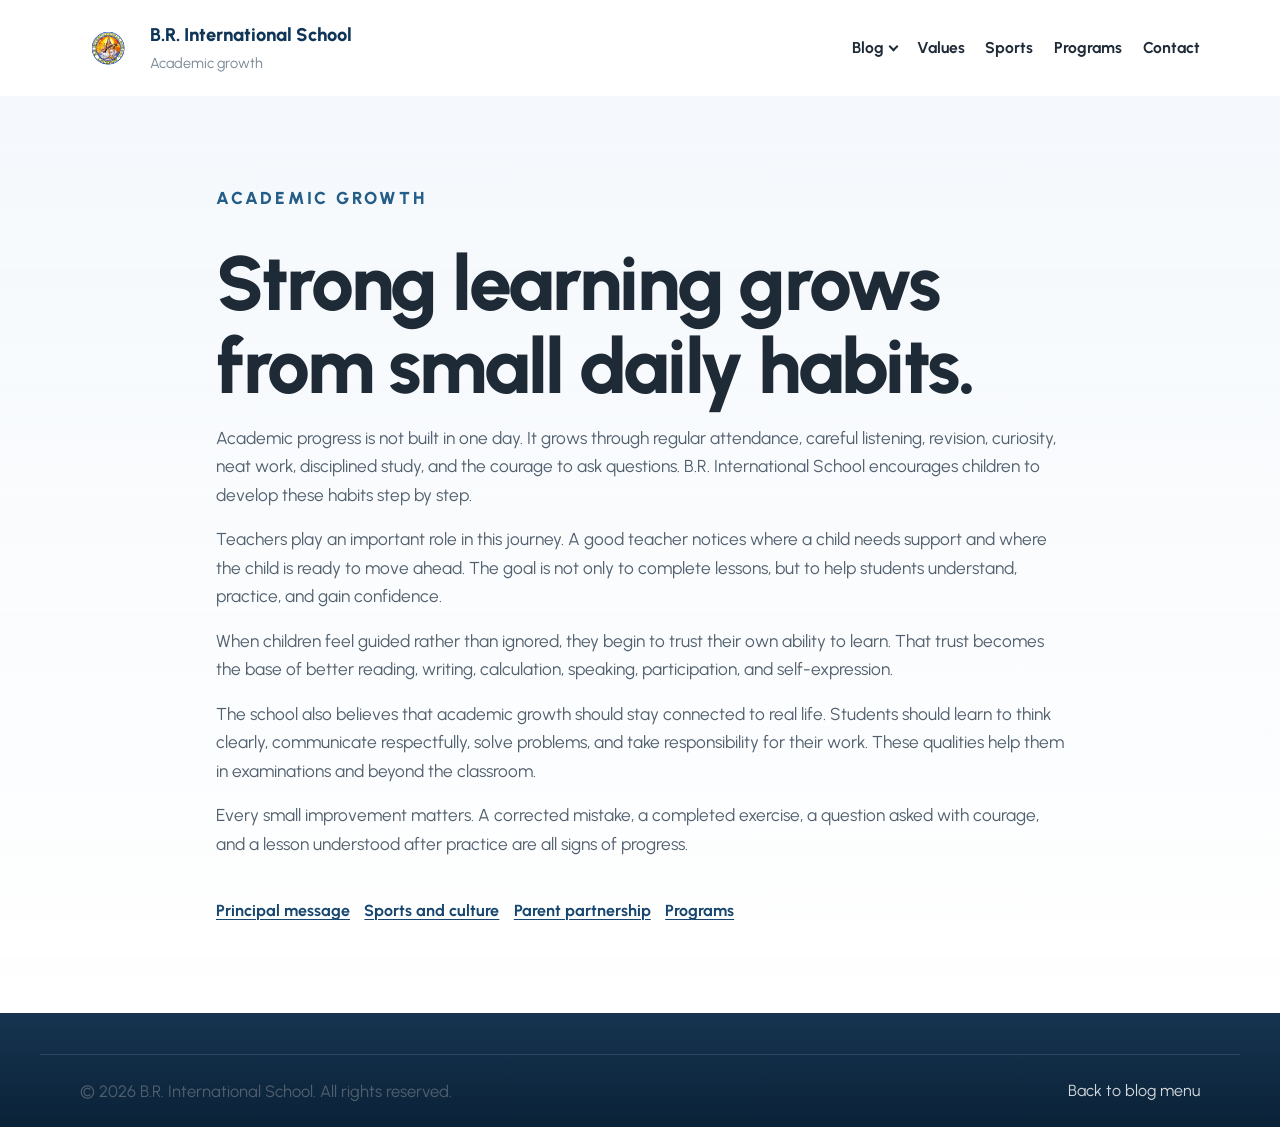
<file: academic-growth.html>
<!DOCTYPE html>
<html lang="en">
<head>
  <meta charset="utf-8"><meta name="viewport" content="width=device-width, initial-scale=1">
  <title>Academic Growth | B.R. International School</title>
  <meta name="description" content="Read how B.R. International School supports academic growth through habits, teaching, and curiosity.">
  <meta name="robots" content="index, follow, max-image-preview:large"><meta name="theme-color" content="#0f3557">
  <link rel="canonical" href="https://brischool.in/academic-growth.html">
  <link rel="icon" type="image/x-icon" href="assets/images/favicon/favicon.ico"><link rel="preconnect" href="https://fonts.googleapis.com"><link rel="preconnect" href="https://fonts.gstatic.com" crossorigin><link href="https://fonts.googleapis.com/css2?family=Cormorant+Garamond:wght@500;600;700&family=Urbanist:wght@400;500;600;700;800&display=swap" rel="stylesheet"><link href="https://unpkg.com/aos@2.3.4/dist/aos.css" rel="stylesheet"><link rel="stylesheet" href="assets/css/style.css?v=20260603-blog-dropdown">
</head>
<body class="blog-page">
  <header class="site-header compact-header"><div class="container"><nav class="navbar" aria-label="Primary navigation"><a class="brand" href="index.html"><img src="assets/images/site/logo1.gif" alt="B.R. International School logo" width="56" height="56"><span><span class="brand-title">B.R. International School</span><small>Academic growth</small></span></a><button class="nav-toggle" type="button" aria-expanded="false" aria-controls="site-menu" aria-label="Open menu"><span></span><span></span><span></span></button><div class="nav-menu" id="site-menu"><div class="nav-dropdown"><a class="nav-dropdown-trigger" href="leadership-blog.html" aria-haspopup="true">Blog</a><div class="nav-dropdown-menu" aria-label="Blog pages"><a href="leadership-blog.html">Blog Menu</a><a href="manager-journey.html">Manager Journey</a><a href="principal-message.html">Principal Message</a><a href="value-led-education.html">Value-Led Education</a><a href="academic-growth.html">Academic Growth</a><a href="sports-culture.html">Sports and Culture</a><a href="parent-partnership.html">Parent Partnership</a></div></div><a href="value-led-education.html">Values</a><a href="sports-culture.html">Sports</a><a href="index.html#programs">Programs</a><a href="index.html#contact">Contact</a></div></nav></div></header>
  <main id="blog-main"><section class="section surface" data-aos="fade-up"><div class="container blog-article-solo"><p class="eyebrow">Academic growth</p><h1>Strong learning grows from small daily habits.</h1><p>Academic progress is not built in one day. It grows through regular attendance, careful listening, revision, curiosity, neat work, disciplined study, and the courage to ask questions. B.R. International School encourages children to develop these habits step by step.</p><p>Teachers play an important role in this journey. A good teacher notices where a child needs support and where the child is ready to move ahead. The goal is not only to complete lessons, but to help students understand, practice, and gain confidence.</p><p>When children feel guided rather than ignored, they begin to trust their own ability to learn. That trust becomes the base of better reading, writing, calculation, speaking, participation, and self-expression.</p><p>The school also believes that academic growth should stay connected to real life. Students should learn to think clearly, communicate respectfully, solve problems, and take responsibility for their work. These qualities help them in examinations and beyond the classroom.</p><p>Every small improvement matters. A corrected mistake, a completed exercise, a question asked with courage, and a lesson understood after practice are all signs of progress.</p><div class="blog-link-row"><a class="inline-link" href="principal-message.html">Principal message</a><a class="inline-link" href="sports-culture.html">Sports and culture</a><a class="inline-link" href="parent-partnership.html">Parent partnership</a><a class="inline-link" href="index.html#programs">Programs</a></div></div></section></main>
  <footer class="site-footer"><div class="container footer-bottom"><p>&copy; <span id="current-year">2026</span> B.R. International School. All rights reserved.</p><a href="leadership-blog.html">Back to blog menu</a></div></footer><button class="back-to-top" type="button" aria-label="Back to top">&#8593;</button><script src="https://unpkg.com/aos@2.3.4/dist/aos.js"></script><script src="assets/js/main.js?v=20260603-hide-gallery-8" defer></script>
</body>
</html>
</file>
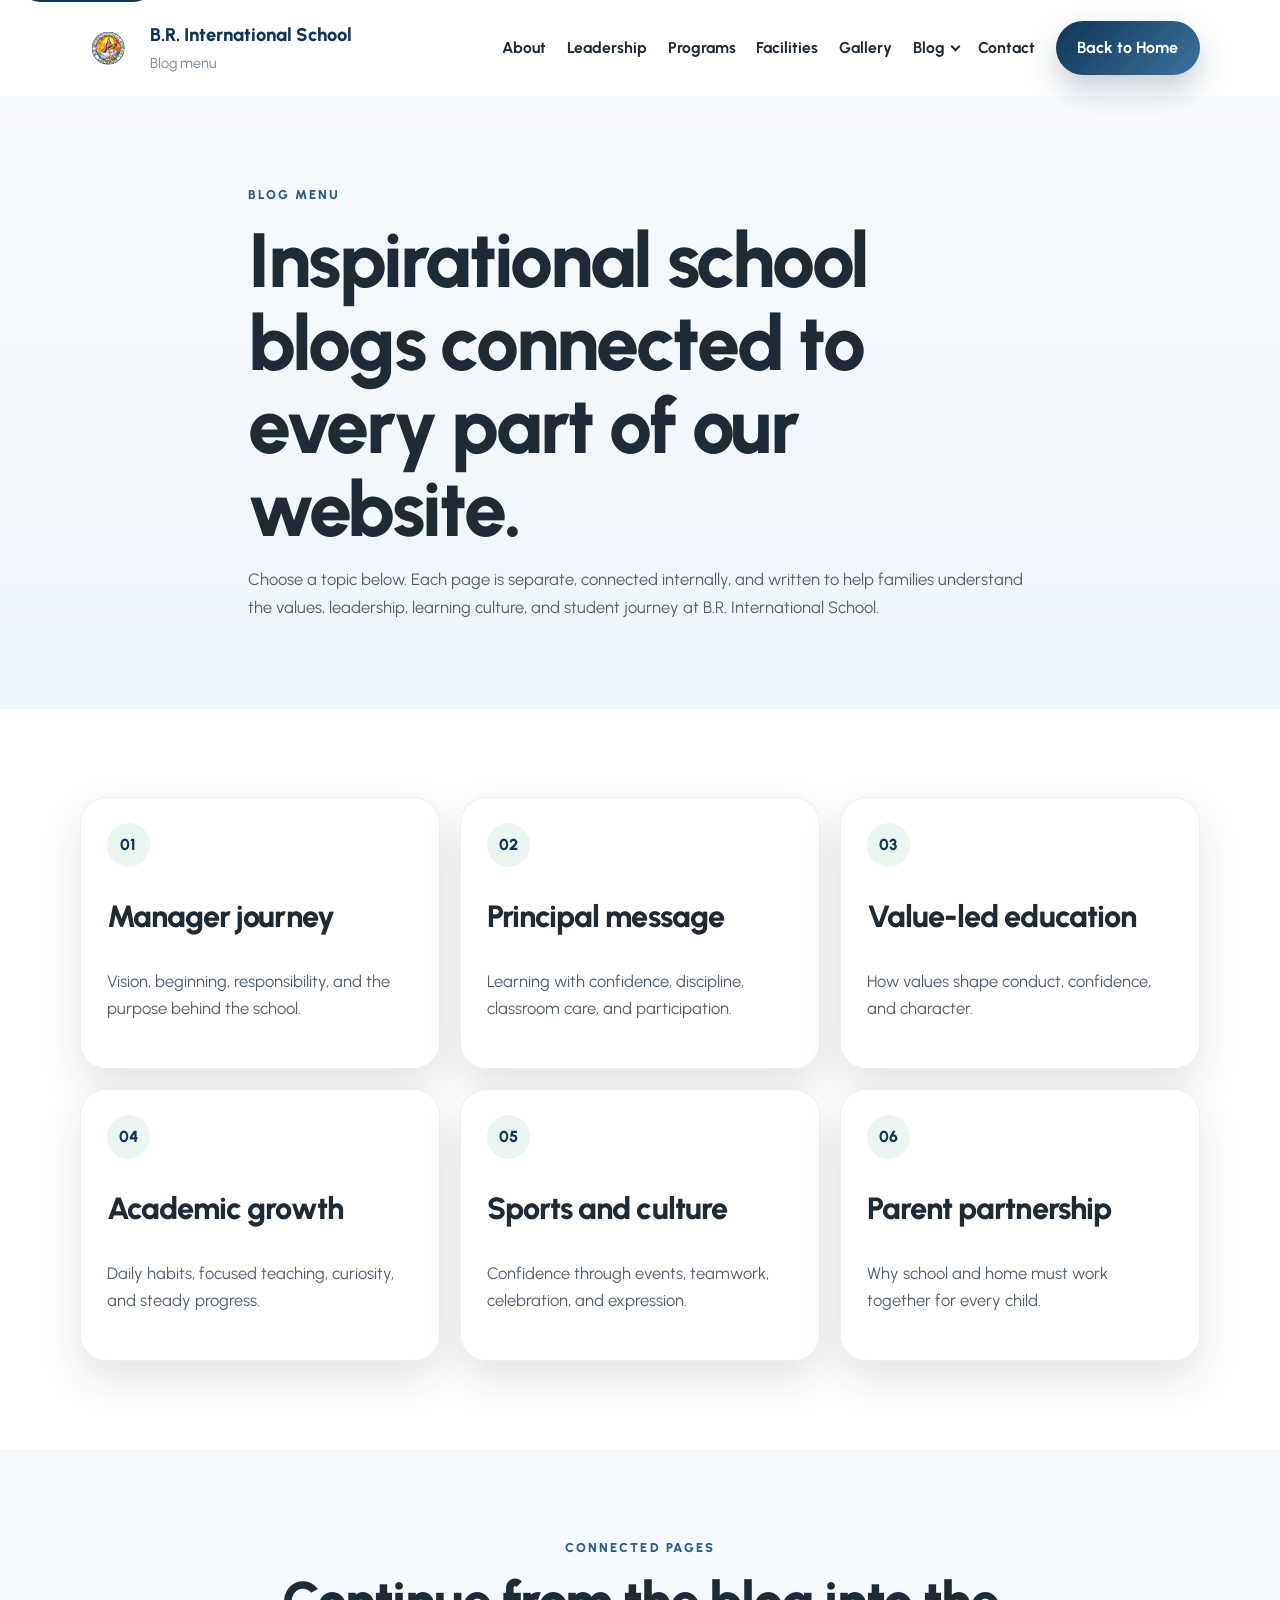
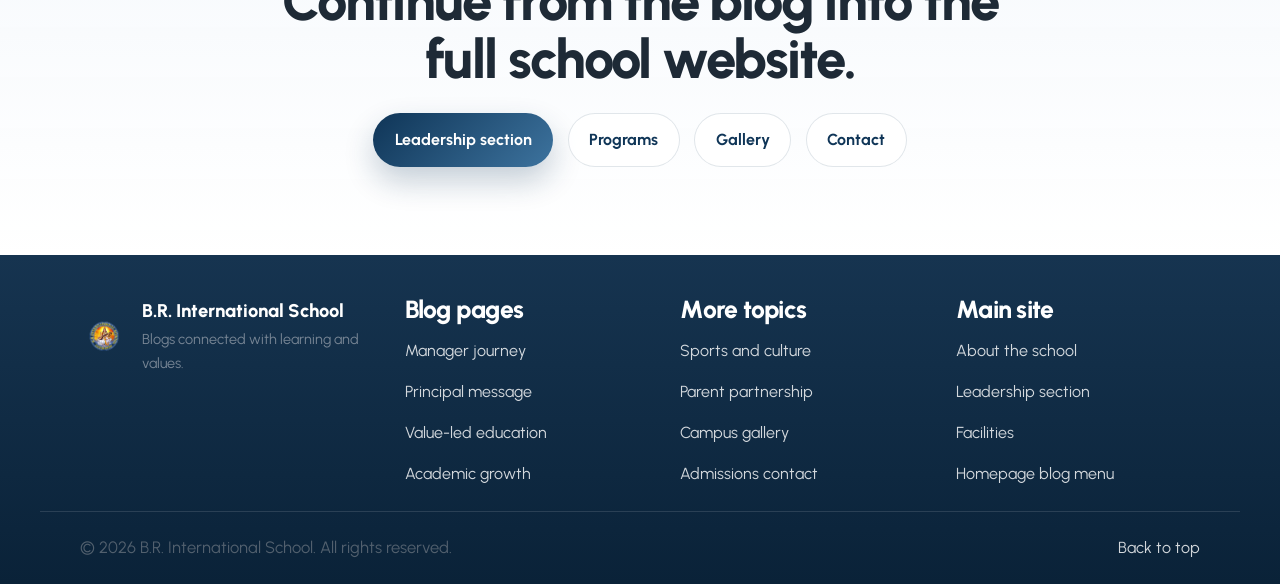
<file: leadership-blog.html>
<!DOCTYPE html>
<html lang="en">
<head>
  <meta charset="utf-8">
  <meta name="viewport" content="width=device-width, initial-scale=1">
  <title>Blog Menu | B.R. International School</title>
  <meta name="description" content="Explore B.R. International School blog topics on leadership, values, academics, sports, culture, and parent partnership.">
  <meta name="robots" content="index, follow, max-image-preview:large">
  <meta name="theme-color" content="#0f3557">
  <link rel="canonical" href="https://brischool.in/leadership-blog.html">
  <meta property="og:type" content="website">
  <meta property="og:title" content="Blog Menu | B.R. International School">
  <meta property="og:description" content="Read separate inspirational blog pages from B.R. International School in Lucknow.">
  <meta property="og:url" content="https://brischool.in/leadership-blog.html">
  <meta property="og:image" content="https://brischool.in/assets/images/site/hero-campus.jpg">
  <meta property="og:site_name" content="B.R. International School">
  <meta name="twitter:card" content="summary_large_image">
  <meta name="twitter:title" content="Blog Menu | B.R. International School">
  <meta name="twitter:description" content="Explore leadership, values, academics, sports, culture, and parent partnership blogs.">
  <meta name="twitter:image" content="https://brischool.in/assets/images/site/hero-campus.jpg">
  <link rel="icon" type="image/x-icon" href="assets/images/favicon/favicon.ico">
  <link rel="preconnect" href="https://fonts.googleapis.com">
  <link rel="preconnect" href="https://fonts.gstatic.com" crossorigin>
  <link href="https://fonts.googleapis.com/css2?family=Cormorant+Garamond:wght@500;600;700&family=Urbanist:wght@400;500;600;700;800&display=swap" rel="stylesheet">
  <link href="https://unpkg.com/aos@2.3.4/dist/aos.css" rel="stylesheet">
  <link rel="stylesheet" href="assets/css/style.css?v=20260603-blog-dropdown">
</head>
<body class="blog-page">
  <div id="loader" aria-hidden="true">
    <div class="loader-inner">
      <img src="assets/images/site/logo1.gif" alt="B.R. International School logo" class="loader-logo" width="88" height="88">
      <div class="spinner"></div>
    </div>
  </div>

  <a class="skip-link" href="#blog-main">Skip to content</a>

  <header class="site-header compact-header">
    <div class="container">
      <nav class="navbar" aria-label="Primary navigation">
        <a class="brand" href="index.html" aria-label="B.R. International School home">
          <img src="assets/images/site/logo1.gif" alt="B.R. International School logo" width="56" height="56">
          <span>
            <span class="brand-title">B.R. International School</span>
            <small>Blog menu</small>
          </span>
        </a>
        <button class="nav-toggle" type="button" aria-expanded="false" aria-controls="site-menu" aria-label="Open menu">
          <span></span>
          <span></span>
          <span></span>
        </button>
        <div class="nav-menu" id="site-menu">
          <a href="index.html#about">About</a>
          <a href="index.html#leadership">Leadership</a>
          <a href="index.html#programs">Programs</a>
          <a href="index.html#facilities">Facilities</a>
          <a href="gallery.html">Gallery</a>
          <div class="nav-dropdown">
            <a class="nav-dropdown-trigger" href="leadership-blog.html" aria-haspopup="true">Blog</a>
            <div class="nav-dropdown-menu" aria-label="Blog pages">
              <a href="leadership-blog.html">Blog Menu</a>
              <a href="manager-journey.html">Manager Journey</a>
              <a href="principal-message.html">Principal Message</a>
              <a href="value-led-education.html">Value-Led Education</a>
              <a href="academic-growth.html">Academic Growth</a>
              <a href="sports-culture.html">Sports and Culture</a>
              <a href="parent-partnership.html">Parent Partnership</a>
            </div>
          </div>
          <a href="index.html#contact">Contact</a>
          <a class="button button-primary" href="index.html">Back to Home</a>
        </div>
      </nav>
    </div>
  </header>

  <main id="blog-main">
    <section class="section blog-hero" data-aos="fade-up">
      <div class="container blog-hero-inner">
        <p class="eyebrow">Blog menu</p>
        <h1>Inspirational school blogs connected to every part of our website.</h1>
        <p>Choose a topic below. Each page is separate, connected internally, and written to help families understand the values, leadership, learning culture, and student journey at B.R. International School.</p>
      </div>
    </section>

    <section class="section blog-index-section" data-aos="fade-up">
      <div class="container">
        <div class="blog-topic-grid">
          <a class="blog-topic-card" href="manager-journey.html">
            <span class="card-kicker">01</span>
            <p class="card-title">Manager journey</p>
            <p>Vision, beginning, responsibility, and the purpose behind the school.</p>
          </a>
          <a class="blog-topic-card" href="principal-message.html">
            <span class="card-kicker">02</span>
            <p class="card-title">Principal message</p>
            <p>Learning with confidence, discipline, classroom care, and participation.</p>
          </a>
          <a class="blog-topic-card" href="value-led-education.html">
            <span class="card-kicker">03</span>
            <p class="card-title">Value-led education</p>
            <p>How values shape conduct, confidence, and character.</p>
          </a>
          <a class="blog-topic-card" href="academic-growth.html">
            <span class="card-kicker">04</span>
            <p class="card-title">Academic growth</p>
            <p>Daily habits, focused teaching, curiosity, and steady progress.</p>
          </a>
          <a class="blog-topic-card" href="sports-culture.html">
            <span class="card-kicker">05</span>
            <p class="card-title">Sports and culture</p>
            <p>Confidence through events, teamwork, celebration, and expression.</p>
          </a>
          <a class="blog-topic-card" href="parent-partnership.html">
            <span class="card-kicker">06</span>
            <p class="card-title">Parent partnership</p>
            <p>Why school and home must work together for every child.</p>
          </a>
        </div>
      </div>
    </section>

    <section class="section surface" data-aos="fade-up">
      <div class="container blog-cta">
        <p class="eyebrow">Connected pages</p>
        <h2>Continue from the blog into the full school website.</h2>
        <div class="blog-hero-links">
          <a class="button button-primary" href="index.html#leadership">Leadership section</a>
          <a class="button button-secondary" href="index.html#programs">Programs</a>
          <a class="button button-secondary" href="gallery.html">Gallery</a>
          <a class="button button-secondary" href="index.html#contact">Contact</a>
        </div>
      </div>
    </section>
  </main>

  <footer class="site-footer">
    <div class="container footer-grid">
      <div>
        <a class="brand footer-brand" href="index.html">
          <img src="assets/images/site/logo1.gif" alt="B.R. International School logo" width="48" height="48" loading="lazy">
          <span>
            <span class="brand-title">B.R. International School</span>
            <small>Blogs connected with learning and values.</small>
          </span>
        </a>
      </div>
      <div>
        <p class="footer-title">Blog pages</p>
        <ul class="footer-links">
          <li><a href="manager-journey.html">Manager journey</a></li>
          <li><a href="principal-message.html">Principal message</a></li>
          <li><a href="value-led-education.html">Value-led education</a></li>
          <li><a href="academic-growth.html">Academic growth</a></li>
        </ul>
      </div>
      <div>
        <p class="footer-title">More topics</p>
        <ul class="footer-links">
          <li><a href="sports-culture.html">Sports and culture</a></li>
          <li><a href="parent-partnership.html">Parent partnership</a></li>
          <li><a href="gallery.html">Campus gallery</a></li>
          <li><a href="index.html#contact">Admissions contact</a></li>
        </ul>
      </div>
      <div>
        <p class="footer-title">Main site</p>
        <ul class="footer-links">
          <li><a href="index.html#about">About the school</a></li>
          <li><a href="index.html#leadership">Leadership section</a></li>
          <li><a href="index.html#facilities">Facilities</a></li>
          <li><a href="index.html#blog-menu">Homepage blog menu</a></li>
        </ul>
      </div>
    </div>
    <div class="container footer-bottom">
      <p>&copy; <span id="current-year">2026</span> B.R. International School. All rights reserved.</p>
      <a href="#blog-main">Back to top</a>
    </div>
  </footer>

  <button class="back-to-top" type="button" aria-label="Back to top">&#8593;</button>
  <script src="https://unpkg.com/aos@2.3.4/dist/aos.js"></script>
  <script src="assets/js/main.js?v=20260603-hide-gallery-8" defer></script>
</body>
</html>
</file>
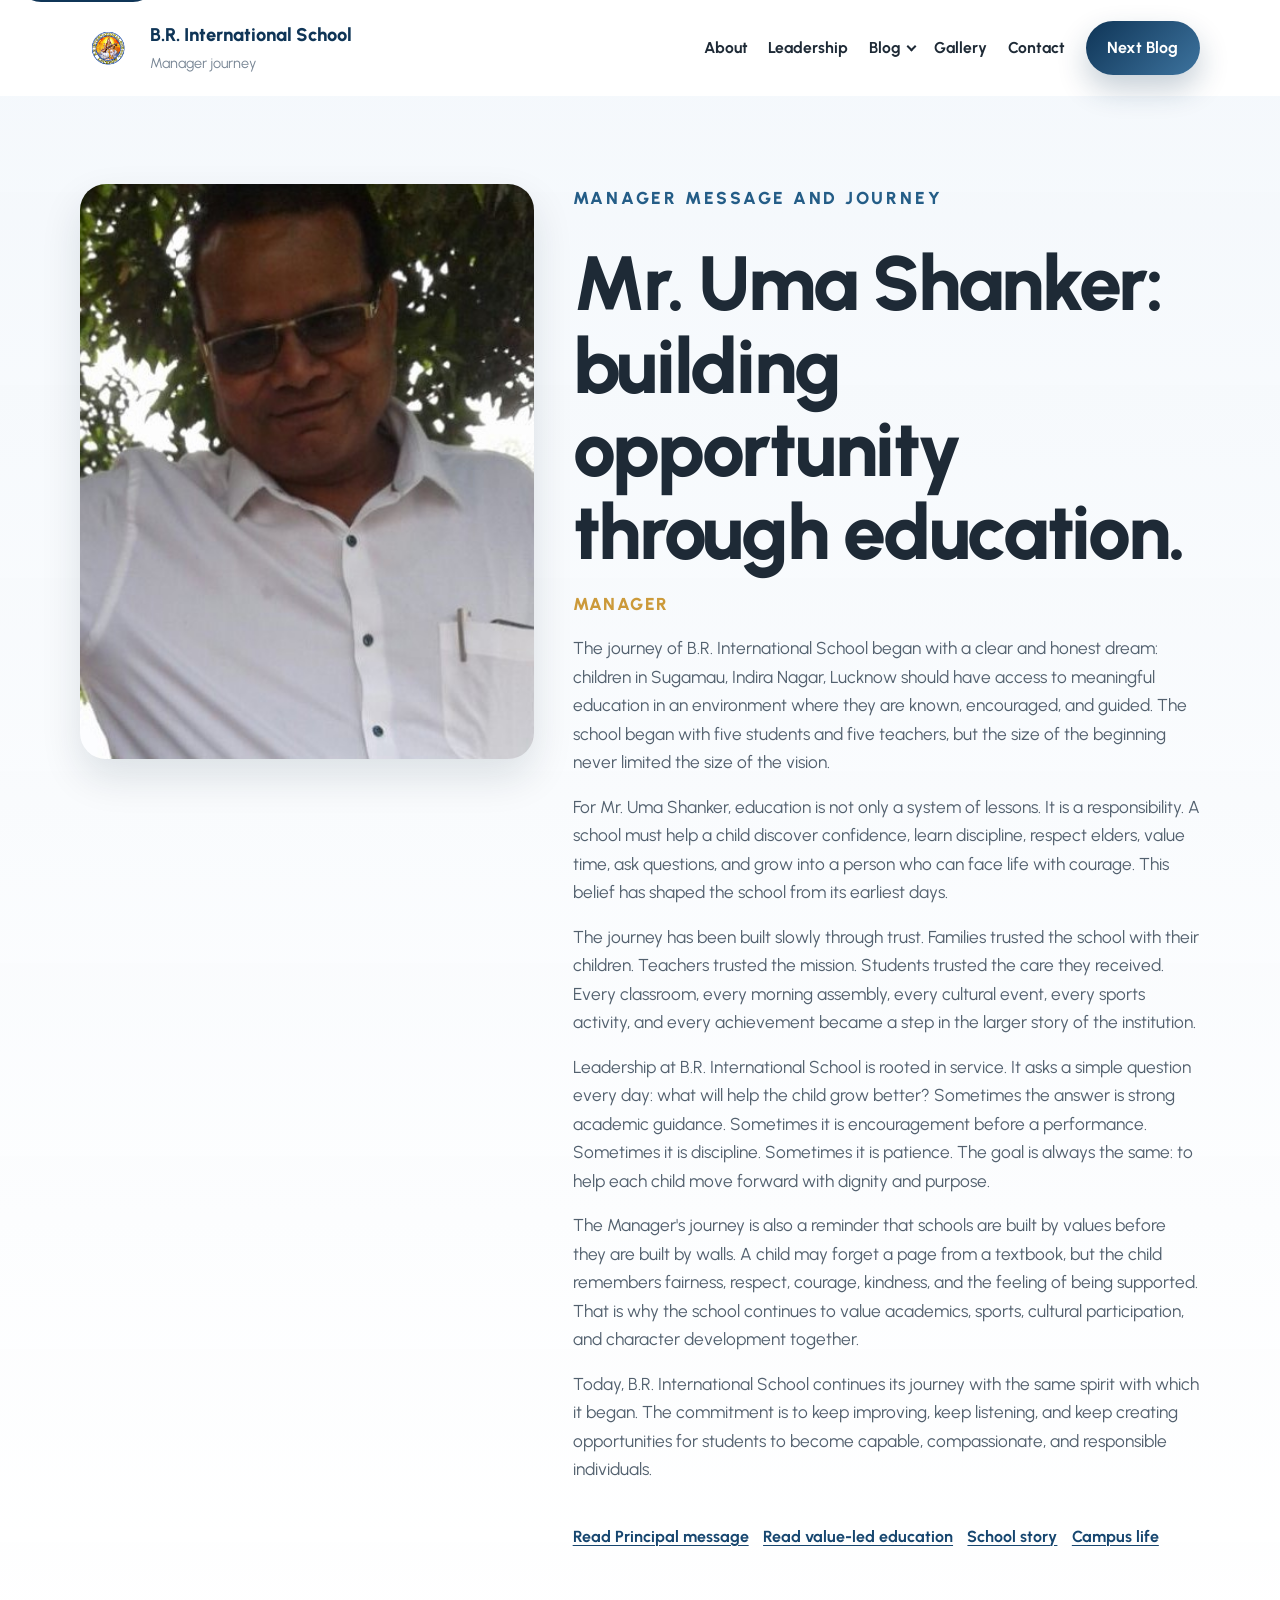
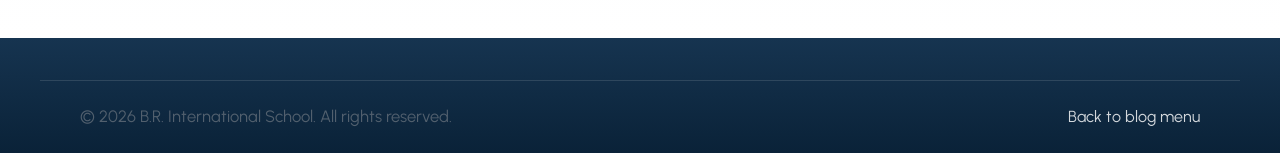
<file: manager-journey.html>
<!DOCTYPE html>
<html lang="en">
<head>
  <meta charset="utf-8">
  <meta name="viewport" content="width=device-width, initial-scale=1">
  <title>Manager Journey | B.R. International School</title>
  <meta name="description" content="Read the inspirational journey of Mr. Uma Shanker, Manager of B.R. International School in Lucknow.">
  <meta name="robots" content="index, follow, max-image-preview:large">
  <meta name="theme-color" content="#0f3557">
  <link rel="canonical" href="https://brischool.in/manager-journey.html">
  <meta property="og:type" content="article">
  <meta property="og:title" content="Manager Journey | B.R. International School">
  <meta property="og:description" content="The Manager journey behind B.R. International School's values, purpose, and growth.">
  <meta property="og:url" content="https://brischool.in/manager-journey.html">
  <meta property="og:image" content="https://brischool.in/assets/images/site/user.jpg">
  <meta name="twitter:card" content="summary_large_image">
  <link rel="icon" type="image/x-icon" href="assets/images/favicon/favicon.ico">
  <link rel="preconnect" href="https://fonts.googleapis.com">
  <link rel="preconnect" href="https://fonts.gstatic.com" crossorigin>
  <link href="https://fonts.googleapis.com/css2?family=Cormorant+Garamond:wght@500;600;700&family=Urbanist:wght@400;500;600;700;800&display=swap" rel="stylesheet">
  <link href="https://unpkg.com/aos@2.3.4/dist/aos.css" rel="stylesheet">
  <link rel="stylesheet" href="assets/css/style.css?v=20260603-blog-dropdown">
</head>
<body class="blog-page">
  <a class="skip-link" href="#blog-main">Skip to content</a>
  <header class="site-header compact-header">
    <div class="container">
      <nav class="navbar" aria-label="Primary navigation">
        <a class="brand" href="index.html"><img src="assets/images/site/logo1.gif" alt="B.R. International School logo" width="56" height="56"><span><span class="brand-title">B.R. International School</span><small>Manager journey</small></span></a>
        <button class="nav-toggle" type="button" aria-expanded="false" aria-controls="site-menu" aria-label="Open menu"><span></span><span></span><span></span></button>
        <div class="nav-menu" id="site-menu">
          <a href="index.html#about">About</a><a href="index.html#leadership">Leadership</a><div class="nav-dropdown"><a class="nav-dropdown-trigger" href="leadership-blog.html" aria-haspopup="true">Blog</a><div class="nav-dropdown-menu" aria-label="Blog pages"><a href="leadership-blog.html">Blog Menu</a><a href="manager-journey.html">Manager Journey</a><a href="principal-message.html">Principal Message</a><a href="value-led-education.html">Value-Led Education</a><a href="academic-growth.html">Academic Growth</a><a href="sports-culture.html">Sports and Culture</a><a href="parent-partnership.html">Parent Partnership</a></div></div><a href="gallery.html">Gallery</a><a href="index.html#contact">Contact</a><a class="button button-primary" href="principal-message.html">Next Blog</a>
        </div>
      </nav>
    </div>
  </header>
  <main id="blog-main">
    <section class="section surface" data-aos="fade-up">
      <div class="container blog-article-grid">
        <figure class="blog-portrait"><img src="assets/images/site/user.jpg" alt="Mr. Uma Shanker, Manager of B.R. International School" width="407" height="515" loading="lazy"></figure>
        <article class="blog-article">
          <p class="eyebrow">Manager message and journey</p>
          <h1>Mr. Uma Shanker: building opportunity through education.</h1>
          <p class="leader-role">Manager</p>
          <p>The journey of B.R. International School began with a clear and honest dream: children in Sugamau, Indira Nagar, Lucknow should have access to meaningful education in an environment where they are known, encouraged, and guided. The school began with five students and five teachers, but the size of the beginning never limited the size of the vision.</p>
          <p>For Mr. Uma Shanker, education is not only a system of lessons. It is a responsibility. A school must help a child discover confidence, learn discipline, respect elders, value time, ask questions, and grow into a person who can face life with courage. This belief has shaped the school from its earliest days.</p>
          <p>The journey has been built slowly through trust. Families trusted the school with their children. Teachers trusted the mission. Students trusted the care they received. Every classroom, every morning assembly, every cultural event, every sports activity, and every achievement became a step in the larger story of the institution.</p>
          <p>Leadership at B.R. International School is rooted in service. It asks a simple question every day: what will help the child grow better? Sometimes the answer is strong academic guidance. Sometimes it is encouragement before a performance. Sometimes it is discipline. Sometimes it is patience. The goal is always the same: to help each child move forward with dignity and purpose.</p>
          <p>The Manager's journey is also a reminder that schools are built by values before they are built by walls. A child may forget a page from a textbook, but the child remembers fairness, respect, courage, kindness, and the feeling of being supported. That is why the school continues to value academics, sports, cultural participation, and character development together.</p>
          <p>Today, B.R. International School continues its journey with the same spirit with which it began. The commitment is to keep improving, keep listening, and keep creating opportunities for students to become capable, compassionate, and responsible individuals.</p>
          <div class="blog-link-row"><a class="inline-link" href="principal-message.html">Read Principal message</a><a class="inline-link" href="value-led-education.html">Read value-led education</a><a class="inline-link" href="index.html#about">School story</a><a class="inline-link" href="gallery.html">Campus life</a></div>
        </article>
      </div>
    </section>
  </main>
  <footer class="site-footer"><div class="container footer-bottom"><p>&copy; <span id="current-year">2026</span> B.R. International School. All rights reserved.</p><a href="leadership-blog.html">Back to blog menu</a></div></footer>
  <button class="back-to-top" type="button" aria-label="Back to top">&#8593;</button>
  <script src="https://unpkg.com/aos@2.3.4/dist/aos.js"></script><script src="assets/js/main.js?v=20260603-hide-gallery-8" defer></script>
</body>
</html>
</file>
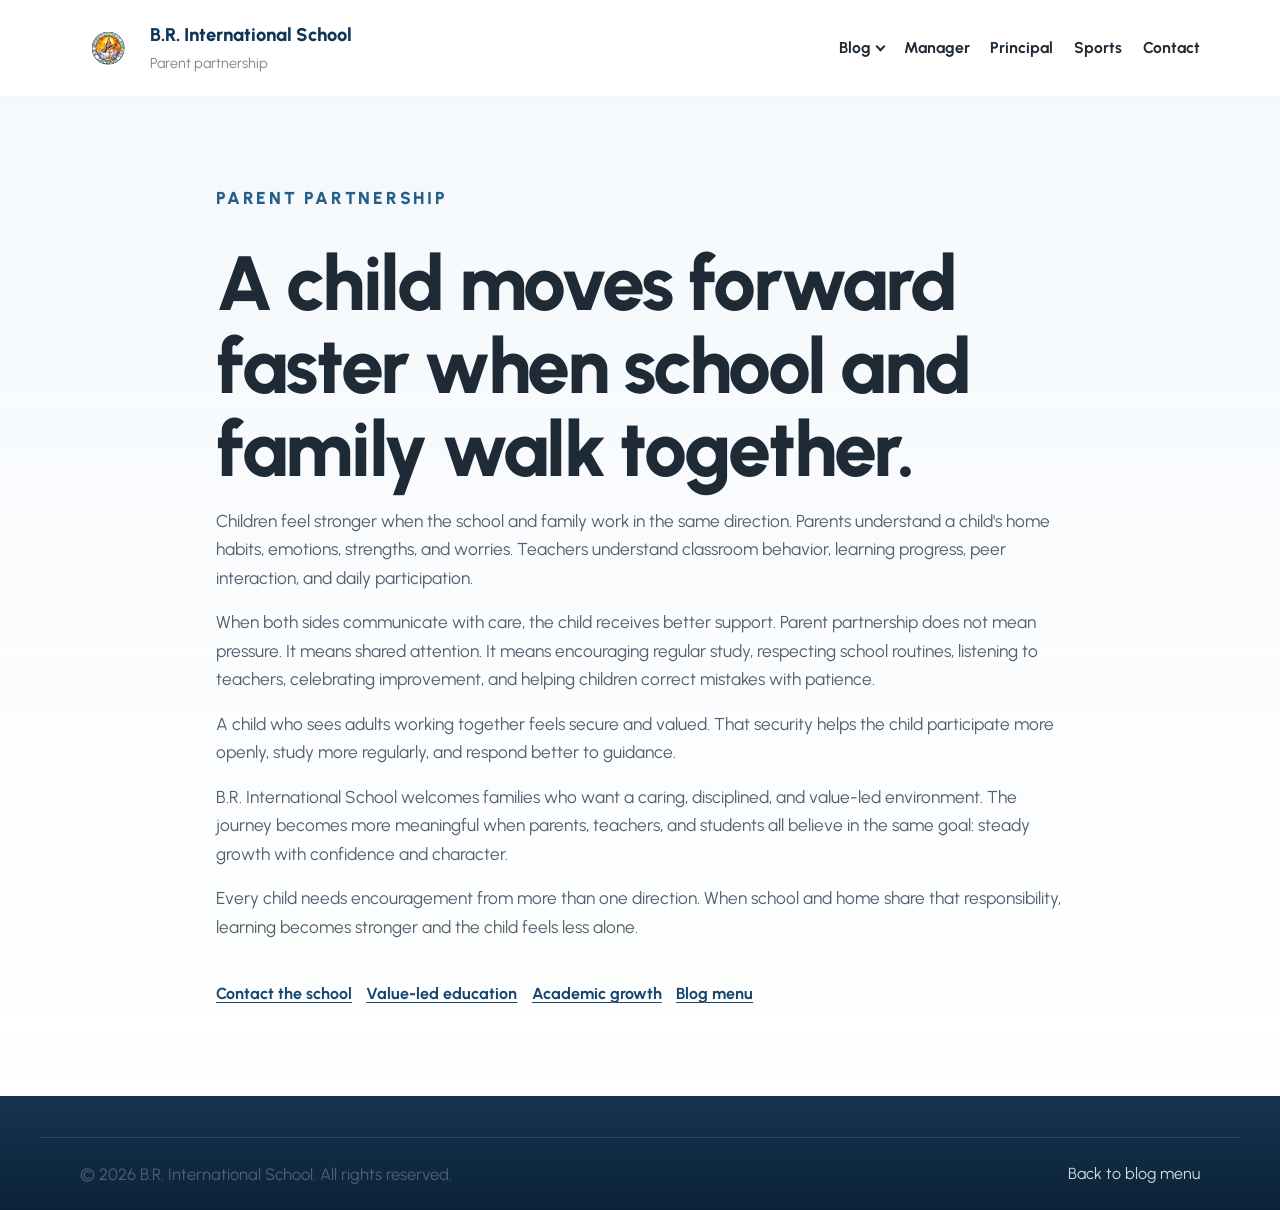
<file: parent-partnership.html>
<!DOCTYPE html>
<html lang="en">
<head>
  <meta charset="utf-8"><meta name="viewport" content="width=device-width, initial-scale=1">
  <title>Parent Partnership | B.R. International School</title>
  <meta name="description" content="Read why parent partnership matters for student confidence and progress at B.R. International School.">
  <meta name="robots" content="index, follow, max-image-preview:large"><meta name="theme-color" content="#0f3557">
  <link rel="canonical" href="https://brischool.in/parent-partnership.html">
  <link rel="icon" type="image/x-icon" href="assets/images/favicon/favicon.ico"><link rel="preconnect" href="https://fonts.googleapis.com"><link rel="preconnect" href="https://fonts.gstatic.com" crossorigin><link href="https://fonts.googleapis.com/css2?family=Cormorant+Garamond:wght@500;600;700&family=Urbanist:wght@400;500;600;700;800&display=swap" rel="stylesheet"><link href="https://unpkg.com/aos@2.3.4/dist/aos.css" rel="stylesheet"><link rel="stylesheet" href="assets/css/style.css?v=20260603-blog-dropdown">
</head>
<body class="blog-page">
  <header class="site-header compact-header"><div class="container"><nav class="navbar" aria-label="Primary navigation"><a class="brand" href="index.html"><img src="assets/images/site/logo1.gif" alt="B.R. International School logo" width="56" height="56"><span><span class="brand-title">B.R. International School</span><small>Parent partnership</small></span></a><button class="nav-toggle" type="button" aria-expanded="false" aria-controls="site-menu" aria-label="Open menu"><span></span><span></span><span></span></button><div class="nav-menu" id="site-menu"><div class="nav-dropdown"><a class="nav-dropdown-trigger" href="leadership-blog.html" aria-haspopup="true">Blog</a><div class="nav-dropdown-menu" aria-label="Blog pages"><a href="leadership-blog.html">Blog Menu</a><a href="manager-journey.html">Manager Journey</a><a href="principal-message.html">Principal Message</a><a href="value-led-education.html">Value-Led Education</a><a href="academic-growth.html">Academic Growth</a><a href="sports-culture.html">Sports and Culture</a><a href="parent-partnership.html">Parent Partnership</a></div></div><a href="manager-journey.html">Manager</a><a href="principal-message.html">Principal</a><a href="sports-culture.html">Sports</a><a href="index.html#contact">Contact</a></div></nav></div></header>
  <main id="blog-main"><section class="section surface" data-aos="fade-up"><div class="container blog-article-solo"><p class="eyebrow">Parent partnership</p><h1>A child moves forward faster when school and family walk together.</h1><p>Children feel stronger when the school and family work in the same direction. Parents understand a child's home habits, emotions, strengths, and worries. Teachers understand classroom behavior, learning progress, peer interaction, and daily participation.</p><p>When both sides communicate with care, the child receives better support. Parent partnership does not mean pressure. It means shared attention. It means encouraging regular study, respecting school routines, listening to teachers, celebrating improvement, and helping children correct mistakes with patience.</p><p>A child who sees adults working together feels secure and valued. That security helps the child participate more openly, study more regularly, and respond better to guidance.</p><p>B.R. International School welcomes families who want a caring, disciplined, and value-led environment. The journey becomes more meaningful when parents, teachers, and students all believe in the same goal: steady growth with confidence and character.</p><p>Every child needs encouragement from more than one direction. When school and home share that responsibility, learning becomes stronger and the child feels less alone.</p><div class="blog-link-row"><a class="inline-link" href="index.html#contact">Contact the school</a><a class="inline-link" href="value-led-education.html">Value-led education</a><a class="inline-link" href="academic-growth.html">Academic growth</a><a class="inline-link" href="leadership-blog.html">Blog menu</a></div></div></section></main>
  <footer class="site-footer"><div class="container footer-bottom"><p>&copy; <span id="current-year">2026</span> B.R. International School. All rights reserved.</p><a href="leadership-blog.html">Back to blog menu</a></div></footer><button class="back-to-top" type="button" aria-label="Back to top">&#8593;</button><script src="https://unpkg.com/aos@2.3.4/dist/aos.js"></script><script src="assets/js/main.js?v=20260603-hide-gallery-8" defer></script>
</body>
</html>
</file>
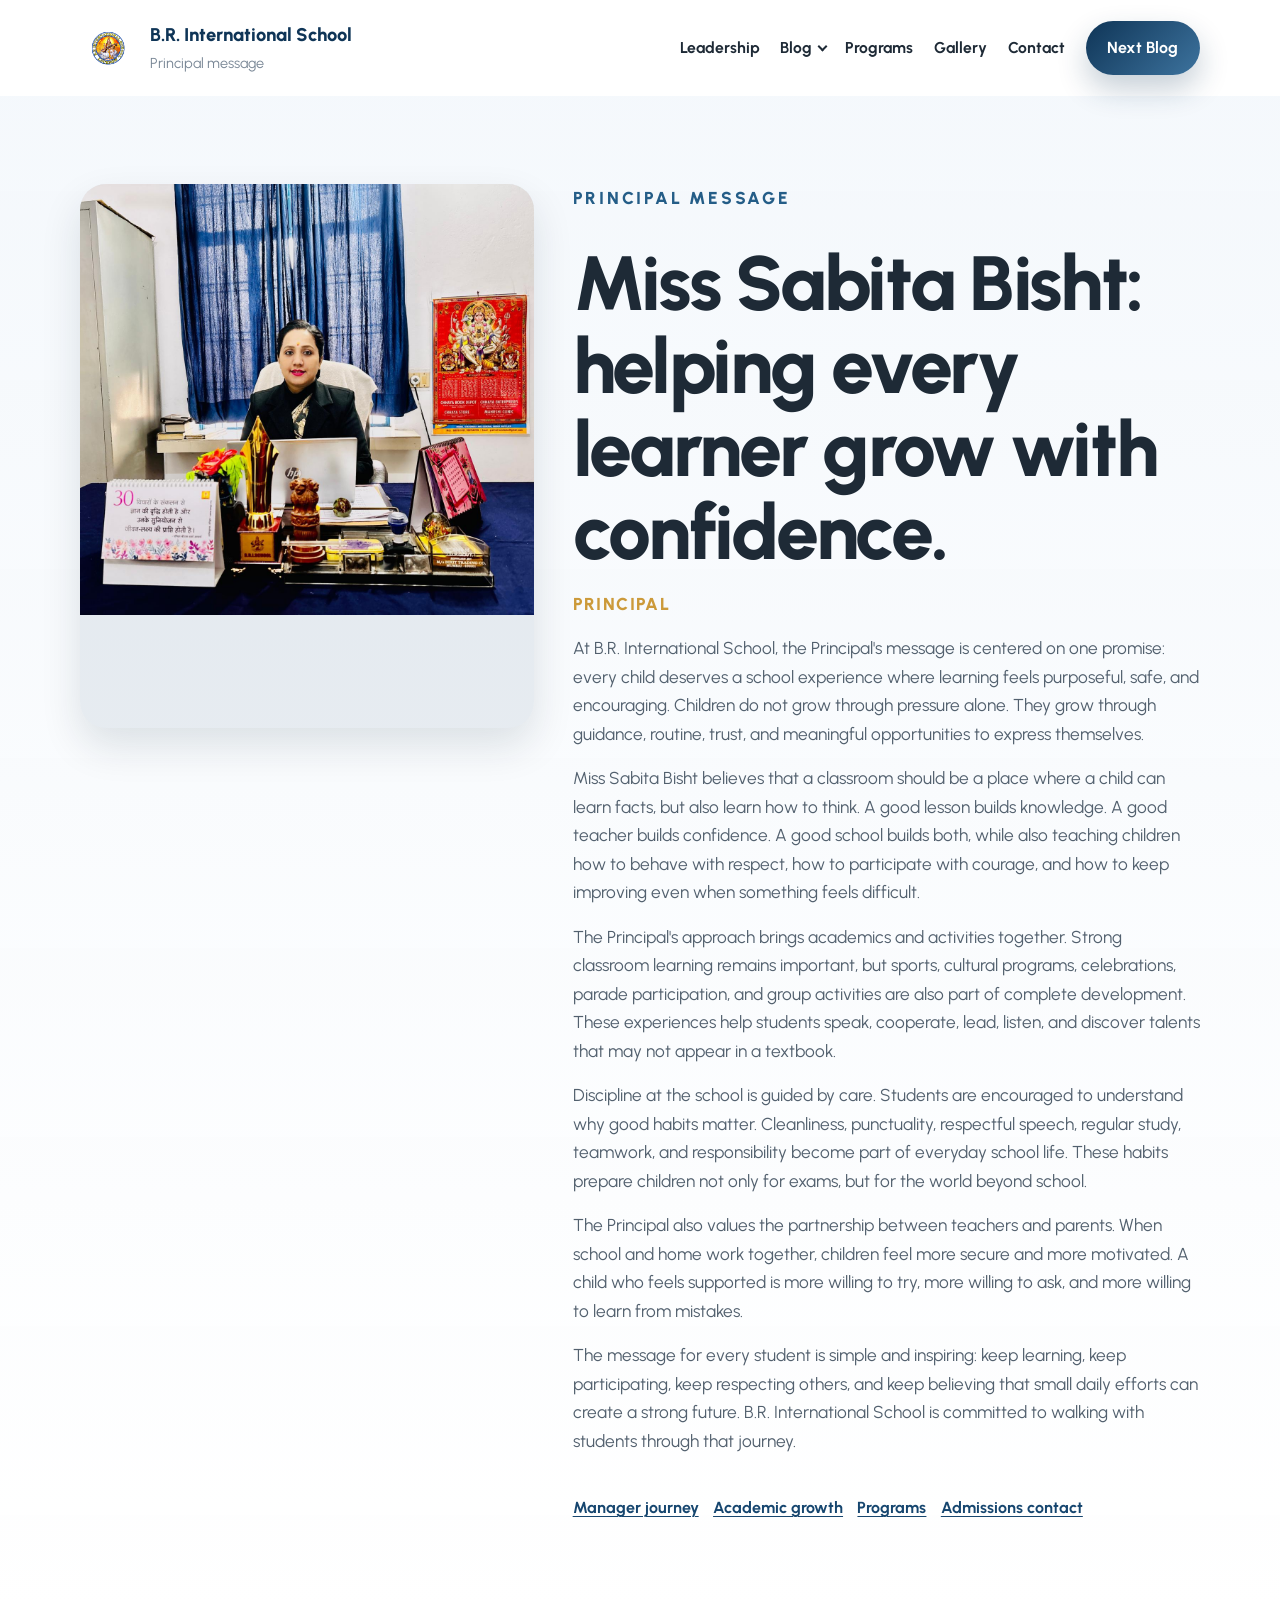
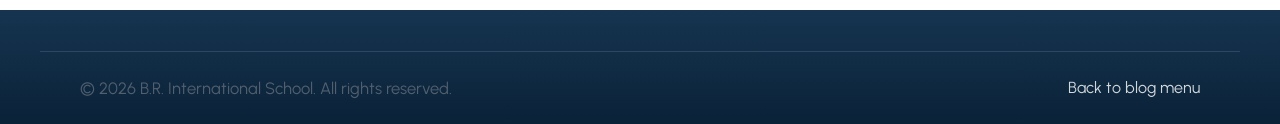
<file: principal-message.html>
<!DOCTYPE html>
<html lang="en">
<head>
  <meta charset="utf-8"><meta name="viewport" content="width=device-width, initial-scale=1">
  <title>Principal Message | B.R. International School</title>
  <meta name="description" content="Read the inspirational Principal message from Miss Sabita Bisht of B.R. International School.">
  <meta name="robots" content="index, follow, max-image-preview:large"><meta name="theme-color" content="#0f3557">
  <link rel="canonical" href="https://brischool.in/principal-message.html">
  <meta property="og:type" content="article"><meta property="og:title" content="Principal Message | B.R. International School"><meta property="og:description" content="A caring Principal message about confidence, discipline, and student growth."><meta property="og:url" content="https://brischool.in/principal-message.html"><meta property="og:image" content="https://brischool.in/assets/images/site/principal1.jpeg"><meta name="twitter:card" content="summary_large_image">
  <link rel="icon" type="image/x-icon" href="assets/images/favicon/favicon.ico"><link rel="preconnect" href="https://fonts.googleapis.com"><link rel="preconnect" href="https://fonts.gstatic.com" crossorigin><link href="https://fonts.googleapis.com/css2?family=Cormorant+Garamond:wght@500;600;700&family=Urbanist:wght@400;500;600;700;800&display=swap" rel="stylesheet"><link href="https://unpkg.com/aos@2.3.4/dist/aos.css" rel="stylesheet"><link rel="stylesheet" href="assets/css/style.css?v=20260603-blog-dropdown">
</head>
<body class="blog-page">
  <header class="site-header compact-header"><div class="container"><nav class="navbar" aria-label="Primary navigation"><a class="brand" href="index.html"><img src="assets/images/site/logo1.gif" alt="B.R. International School logo" width="56" height="56"><span><span class="brand-title">B.R. International School</span><small>Principal message</small></span></a><button class="nav-toggle" type="button" aria-expanded="false" aria-controls="site-menu" aria-label="Open menu"><span></span><span></span><span></span></button><div class="nav-menu" id="site-menu"><a href="index.html#leadership">Leadership</a><div class="nav-dropdown"><a class="nav-dropdown-trigger" href="leadership-blog.html" aria-haspopup="true">Blog</a><div class="nav-dropdown-menu" aria-label="Blog pages"><a href="leadership-blog.html">Blog Menu</a><a href="manager-journey.html">Manager Journey</a><a href="principal-message.html">Principal Message</a><a href="value-led-education.html">Value-Led Education</a><a href="academic-growth.html">Academic Growth</a><a href="sports-culture.html">Sports and Culture</a><a href="parent-partnership.html">Parent Partnership</a></div></div><a href="index.html#programs">Programs</a><a href="gallery.html">Gallery</a><a href="index.html#contact">Contact</a><a class="button button-primary" href="value-led-education.html">Next Blog</a></div></nav></div></header>
  <main id="blog-main"><section class="section surface" data-aos="fade-up"><div class="container blog-article-grid"><figure class="blog-portrait"><img src="assets/images/site/principal1.jpeg" alt="Miss Sabita Bisht, Principal of B.R. International School" width="490" height="516" loading="lazy"></figure><article class="blog-article"><p class="eyebrow">Principal message</p><h1>Miss Sabita Bisht: helping every learner grow with confidence.</h1><p class="leader-role">Principal</p><p>At B.R. International School, the Principal's message is centered on one promise: every child deserves a school experience where learning feels purposeful, safe, and encouraging. Children do not grow through pressure alone. They grow through guidance, routine, trust, and meaningful opportunities to express themselves.</p><p>Miss Sabita Bisht believes that a classroom should be a place where a child can learn facts, but also learn how to think. A good lesson builds knowledge. A good teacher builds confidence. A good school builds both, while also teaching children how to behave with respect, how to participate with courage, and how to keep improving even when something feels difficult.</p><p>The Principal's approach brings academics and activities together. Strong classroom learning remains important, but sports, cultural programs, celebrations, parade participation, and group activities are also part of complete development. These experiences help students speak, cooperate, lead, listen, and discover talents that may not appear in a textbook.</p><p>Discipline at the school is guided by care. Students are encouraged to understand why good habits matter. Cleanliness, punctuality, respectful speech, regular study, teamwork, and responsibility become part of everyday school life. These habits prepare children not only for exams, but for the world beyond school.</p><p>The Principal also values the partnership between teachers and parents. When school and home work together, children feel more secure and more motivated. A child who feels supported is more willing to try, more willing to ask, and more willing to learn from mistakes.</p><p>The message for every student is simple and inspiring: keep learning, keep participating, keep respecting others, and keep believing that small daily efforts can create a strong future. B.R. International School is committed to walking with students through that journey.</p><div class="blog-link-row"><a class="inline-link" href="manager-journey.html">Manager journey</a><a class="inline-link" href="academic-growth.html">Academic growth</a><a class="inline-link" href="index.html#programs">Programs</a><a class="inline-link" href="index.html#contact">Admissions contact</a></div></article></div></section></main>
  <footer class="site-footer"><div class="container footer-bottom"><p>&copy; <span id="current-year">2026</span> B.R. International School. All rights reserved.</p><a href="leadership-blog.html">Back to blog menu</a></div></footer><button class="back-to-top" type="button" aria-label="Back to top">&#8593;</button><script src="https://unpkg.com/aos@2.3.4/dist/aos.js"></script><script src="assets/js/main.js?v=20260603-hide-gallery-8" defer></script>
</body>
</html>
</file>
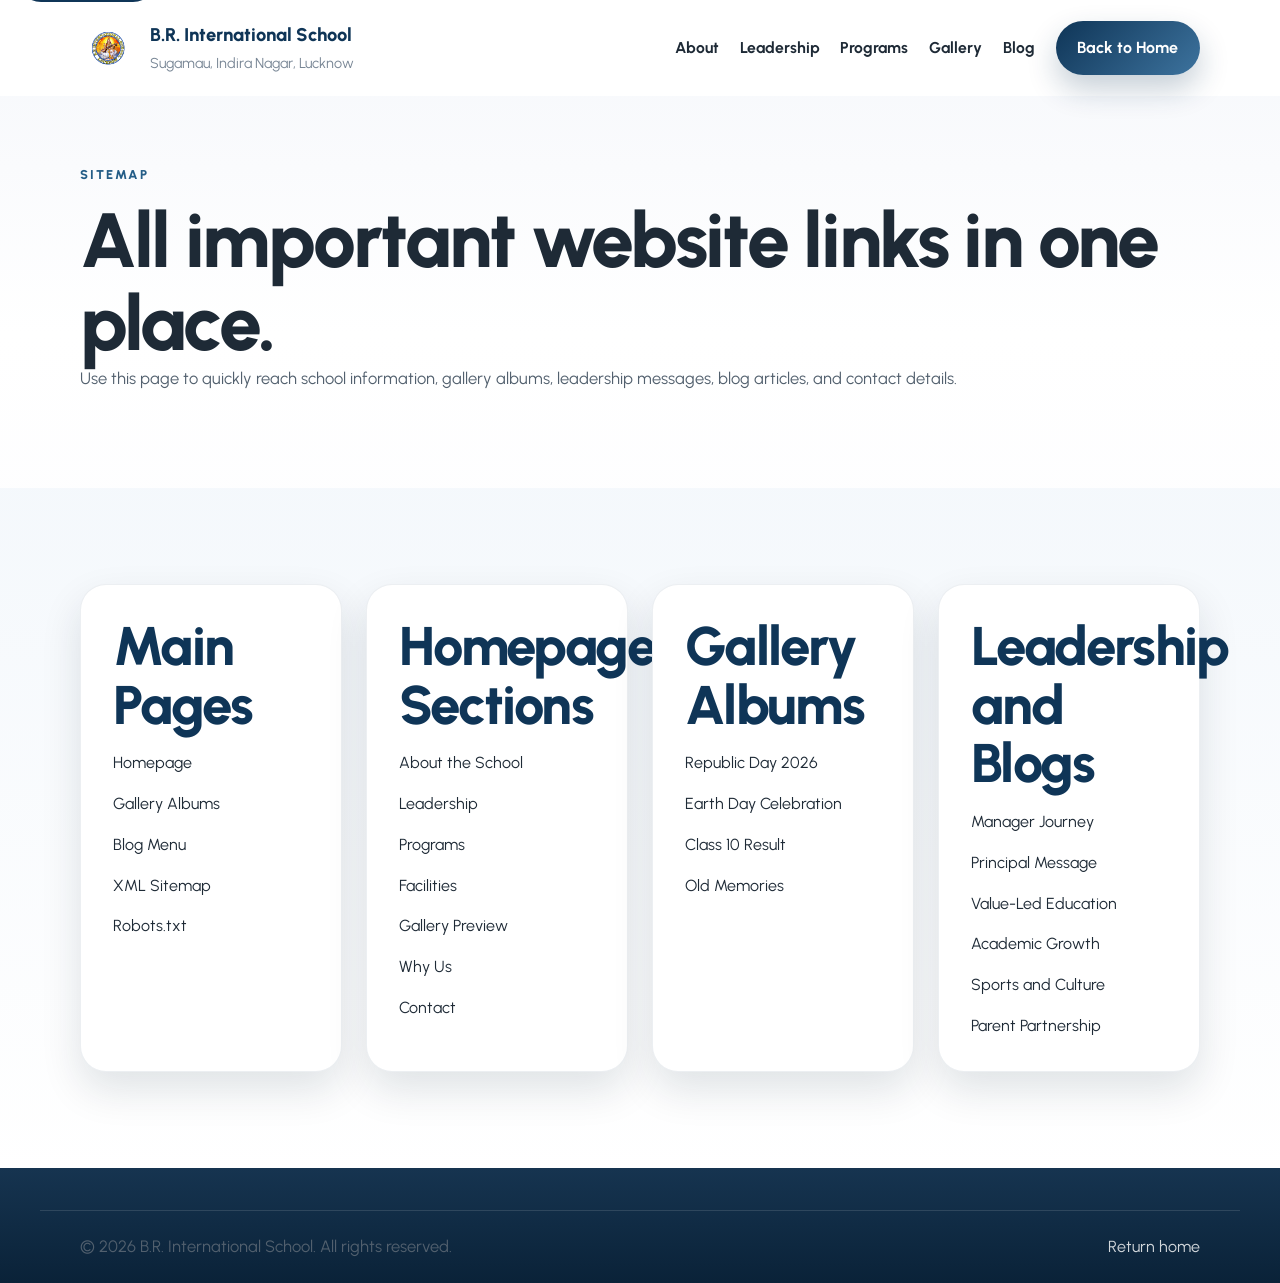
<file: sitemap.html>
<!DOCTYPE html>
<html lang="en">
<head>
  <meta charset="utf-8">
  <meta name="viewport" content="width=device-width, initial-scale=1">
  <title>Website Sitemap | B.R. International School</title>
  <meta name="description" content="Explore all important pages, gallery albums, blog articles, and contact links for B.R. International School in Lucknow.">
  <meta name="robots" content="index, follow">
  <link rel="canonical" href="https://brischool.in/sitemap.html">
  <link rel="icon" type="image/x-icon" href="assets/images/favicon/favicon.ico">
  <link rel="preconnect" href="https://fonts.googleapis.com">
  <link rel="preconnect" href="https://fonts.gstatic.com" crossorigin>
  <link href="https://fonts.googleapis.com/css2?family=Cormorant+Garamond:wght@500;600;700&family=Urbanist:wght@400;500;600;700;800&display=swap" rel="stylesheet">
  <link rel="stylesheet" href="assets/css/style.css?v=20260603-full-hero-photo">
</head>
<body>
  <a class="skip-link" href="#main-content">Skip to content</a>

  <header class="site-header compact-header">
    <div class="container">
      <nav class="navbar" aria-label="Primary navigation">
        <a class="brand" href="index.html" aria-label="B.R. International School home">
          <img src="assets/images/site/logo1.gif" alt="B.R. International School logo" width="56" height="56">
          <span>
            <span class="brand-title">B.R. International School</span>
            <small>Sugamau, Indira Nagar, Lucknow</small>
          </span>
        </a>
        <div class="nav-menu">
          <a href="index.html#about">About</a>
          <a href="index.html#leadership">Leadership</a>
          <a href="index.html#programs">Programs</a>
          <a href="gallery.html">Gallery</a>
          <a href="leadership-blog.html">Blog</a>
          <a class="button button-primary" href="index.html">Back to Home</a>
        </div>
      </nav>
    </div>
  </header>

  <main id="main-content">
    <section class="section gallery-hero">
      <div class="container gallery-hero-inner">
        <div>
          <p class="eyebrow">Sitemap</p>
          <h1>All important website links in one place.</h1>
          <p>Use this page to quickly reach school information, gallery albums, leadership messages, blog articles, and contact details.</p>
        </div>
      </div>
    </section>

    <section class="section surface">
      <div class="container sitemap-grid">
        <article class="sitemap-card">
          <h2>Main Pages</h2>
          <ul class="footer-links">
            <li><a href="index.html">Homepage</a></li>
            <li><a href="gallery.html">Gallery Albums</a></li>
            <li><a href="leadership-blog.html">Blog Menu</a></li>
            <li><a href="sitemap.xml">XML Sitemap</a></li>
            <li><a href="robots.txt">Robots.txt</a></li>
          </ul>
        </article>

        <article class="sitemap-card">
          <h2>Homepage Sections</h2>
          <ul class="footer-links">
            <li><a href="index.html#about">About the School</a></li>
            <li><a href="index.html#leadership">Leadership</a></li>
            <li><a href="index.html#programs">Programs</a></li>
            <li><a href="index.html#facilities">Facilities</a></li>
            <li><a href="index.html#gallery-preview">Gallery Preview</a></li>
            <li><a href="index.html#why-us">Why Us</a></li>
            <li><a href="index.html#contact">Contact</a></li>
          </ul>
        </article>

        <article class="sitemap-card">
          <h2>Gallery Albums</h2>
          <ul class="footer-links">
            <li><a href="gallery.html#republic-day-2026">Republic Day 2026</a></li>
            <li><a href="gallery.html#earth-day-celebration">Earth Day Celebration</a></li>
            <li><a href="gallery.html#class-10-result">Class 10 Result</a></li>
            <li><a href="gallery.html#old-memories">Old Memories</a></li>
          </ul>
        </article>

        <article class="sitemap-card">
          <h2>Leadership and Blogs</h2>
          <ul class="footer-links">
            <li><a href="manager-journey.html">Manager Journey</a></li>
            <li><a href="principal-message.html">Principal Message</a></li>
            <li><a href="value-led-education.html">Value-Led Education</a></li>
            <li><a href="academic-growth.html">Academic Growth</a></li>
            <li><a href="sports-culture.html">Sports and Culture</a></li>
            <li><a href="parent-partnership.html">Parent Partnership</a></li>
          </ul>
        </article>
      </div>
    </section>
  </main>

  <footer class="site-footer">
    <div class="container footer-bottom">
      <p>&copy; <span id="current-year">2026</span> B.R. International School. All rights reserved.</p>
      <a href="index.html">Return home</a>
    </div>
  </footer>

  <script src="assets/js/main.js?v=20260603-republic-day-album" defer></script>
</body>
</html>
</file>
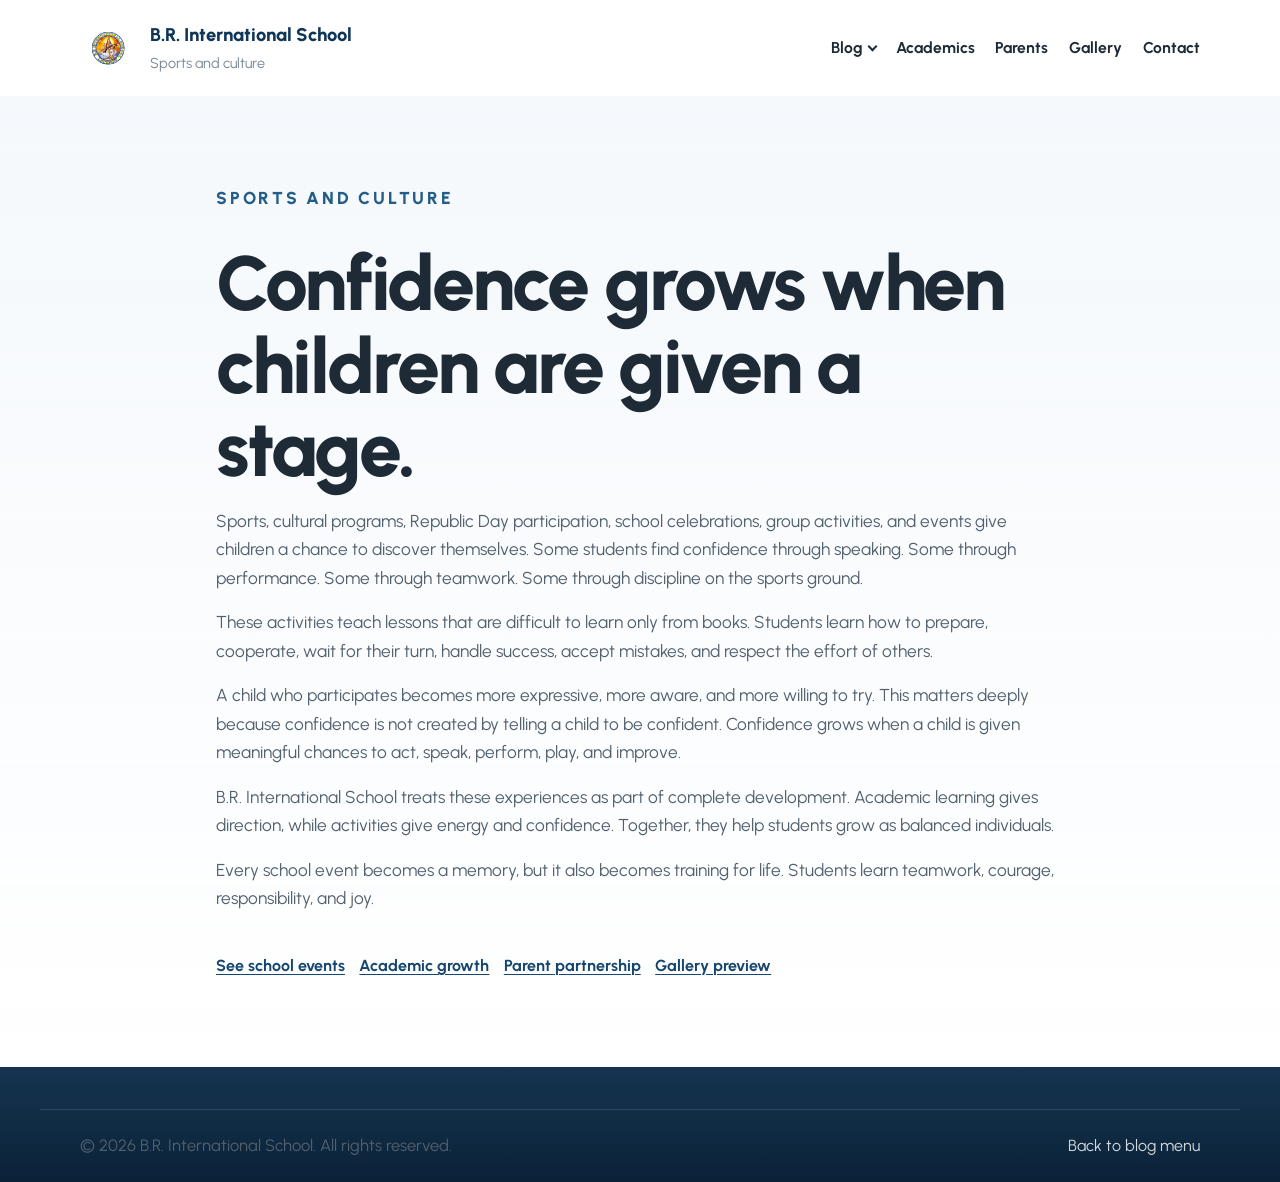
<file: sports-culture.html>
<!DOCTYPE html>
<html lang="en">
<head>
  <meta charset="utf-8"><meta name="viewport" content="width=device-width, initial-scale=1">
  <title>Sports and Culture | B.R. International School</title>
  <meta name="description" content="Read how sports, culture, events, and celebrations build confidence at B.R. International School.">
  <meta name="robots" content="index, follow, max-image-preview:large"><meta name="theme-color" content="#0f3557">
  <link rel="canonical" href="https://brischool.in/sports-culture.html">
  <link rel="icon" type="image/x-icon" href="assets/images/favicon/favicon.ico"><link rel="preconnect" href="https://fonts.googleapis.com"><link rel="preconnect" href="https://fonts.gstatic.com" crossorigin><link href="https://fonts.googleapis.com/css2?family=Cormorant+Garamond:wght@500;600;700&family=Urbanist:wght@400;500;600;700;800&display=swap" rel="stylesheet"><link href="https://unpkg.com/aos@2.3.4/dist/aos.css" rel="stylesheet"><link rel="stylesheet" href="assets/css/style.css?v=20260603-blog-dropdown">
</head>
<body class="blog-page">
  <header class="site-header compact-header"><div class="container"><nav class="navbar" aria-label="Primary navigation"><a class="brand" href="index.html"><img src="assets/images/site/logo1.gif" alt="B.R. International School logo" width="56" height="56"><span><span class="brand-title">B.R. International School</span><small>Sports and culture</small></span></a><button class="nav-toggle" type="button" aria-expanded="false" aria-controls="site-menu" aria-label="Open menu"><span></span><span></span><span></span></button><div class="nav-menu" id="site-menu"><div class="nav-dropdown"><a class="nav-dropdown-trigger" href="leadership-blog.html" aria-haspopup="true">Blog</a><div class="nav-dropdown-menu" aria-label="Blog pages"><a href="leadership-blog.html">Blog Menu</a><a href="manager-journey.html">Manager Journey</a><a href="principal-message.html">Principal Message</a><a href="value-led-education.html">Value-Led Education</a><a href="academic-growth.html">Academic Growth</a><a href="sports-culture.html">Sports and Culture</a><a href="parent-partnership.html">Parent Partnership</a></div></div><a href="academic-growth.html">Academics</a><a href="parent-partnership.html">Parents</a><a href="gallery.html">Gallery</a><a href="index.html#contact">Contact</a></div></nav></div></header>
  <main id="blog-main"><section class="section surface" data-aos="fade-up"><div class="container blog-article-solo"><p class="eyebrow">Sports and culture</p><h1>Confidence grows when children are given a stage.</h1><p>Sports, cultural programs, Republic Day participation, school celebrations, group activities, and events give children a chance to discover themselves. Some students find confidence through speaking. Some through performance. Some through teamwork. Some through discipline on the sports ground.</p><p>These activities teach lessons that are difficult to learn only from books. Students learn how to prepare, cooperate, wait for their turn, handle success, accept mistakes, and respect the effort of others.</p><p>A child who participates becomes more expressive, more aware, and more willing to try. This matters deeply because confidence is not created by telling a child to be confident. Confidence grows when a child is given meaningful chances to act, speak, perform, play, and improve.</p><p>B.R. International School treats these experiences as part of complete development. Academic learning gives direction, while activities give energy and confidence. Together, they help students grow as balanced individuals.</p><p>Every school event becomes a memory, but it also becomes training for life. Students learn teamwork, courage, responsibility, and joy.</p><div class="blog-link-row"><a class="inline-link" href="gallery.html">See school events</a><a class="inline-link" href="academic-growth.html">Academic growth</a><a class="inline-link" href="parent-partnership.html">Parent partnership</a><a class="inline-link" href="index.html#gallery-preview">Gallery preview</a></div></div></section></main>
  <footer class="site-footer"><div class="container footer-bottom"><p>&copy; <span id="current-year">2026</span> B.R. International School. All rights reserved.</p><a href="leadership-blog.html">Back to blog menu</a></div></footer><button class="back-to-top" type="button" aria-label="Back to top">&#8593;</button><script src="https://unpkg.com/aos@2.3.4/dist/aos.js"></script><script src="assets/js/main.js?v=20260603-hide-gallery-8" defer></script>
</body>
</html>
</file>
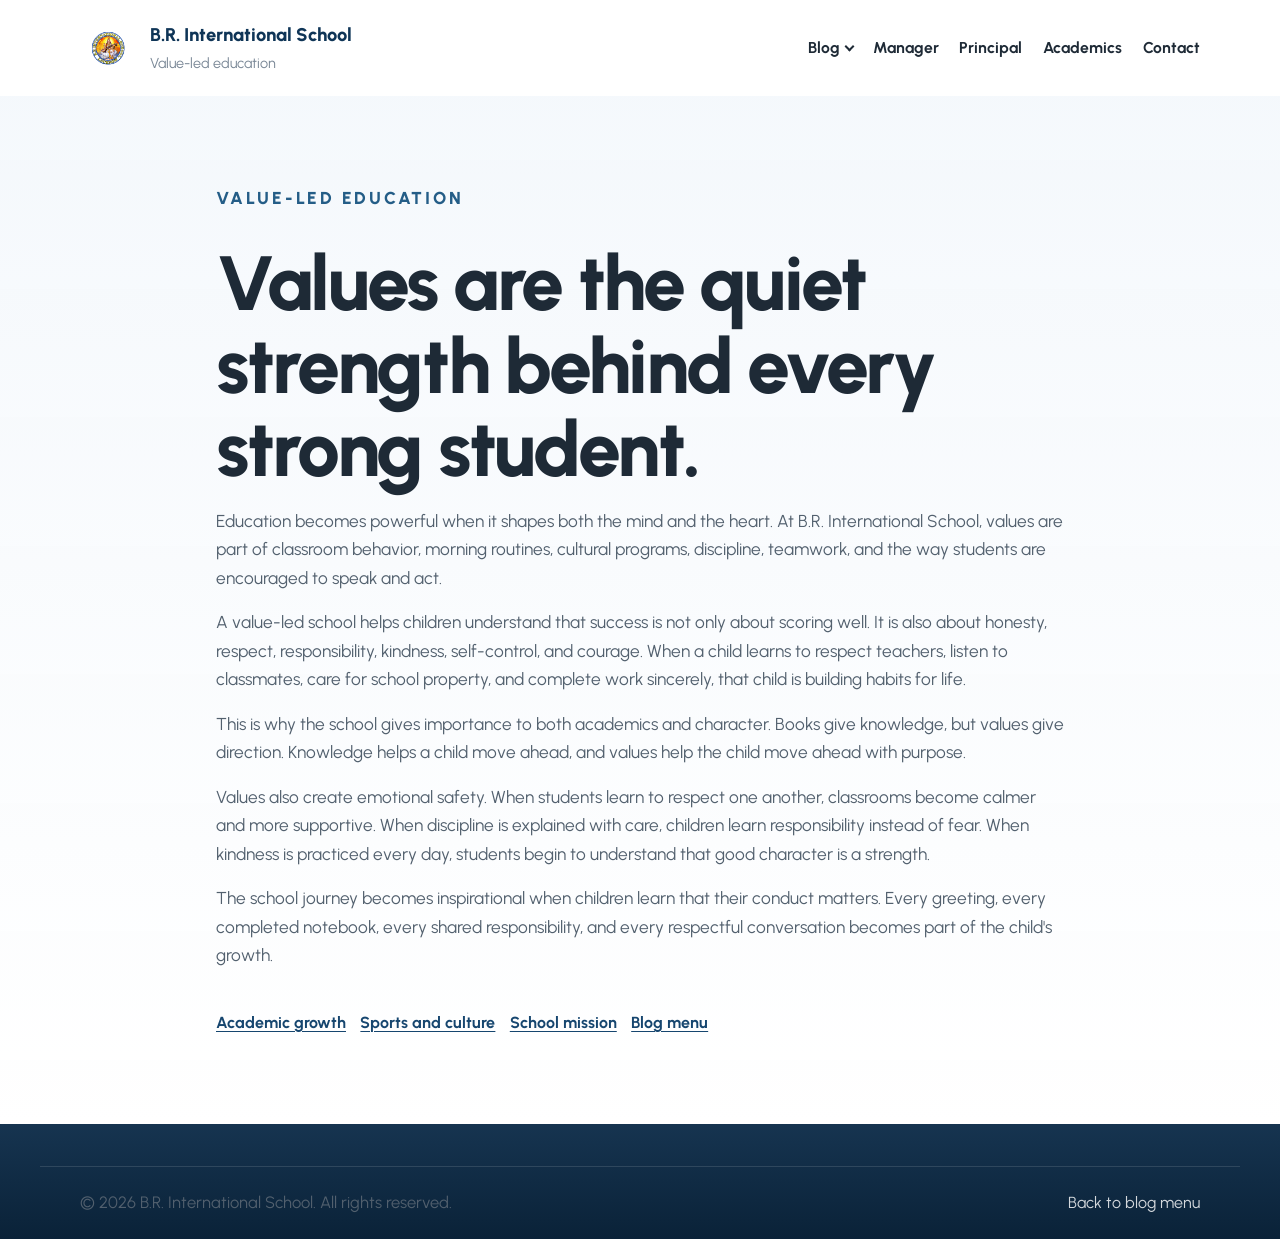
<file: value-led-education.html>
<!DOCTYPE html>
<html lang="en">
<head>
  <meta charset="utf-8"><meta name="viewport" content="width=device-width, initial-scale=1">
  <title>Value-Led Education | B.R. International School</title>
  <meta name="description" content="Read how B.R. International School builds values, respect, responsibility, and character with academics.">
  <meta name="robots" content="index, follow, max-image-preview:large"><meta name="theme-color" content="#0f3557">
  <link rel="canonical" href="https://brischool.in/value-led-education.html">
  <link rel="icon" type="image/x-icon" href="assets/images/favicon/favicon.ico"><link rel="preconnect" href="https://fonts.googleapis.com"><link rel="preconnect" href="https://fonts.gstatic.com" crossorigin><link href="https://fonts.googleapis.com/css2?family=Cormorant+Garamond:wght@500;600;700&family=Urbanist:wght@400;500;600;700;800&display=swap" rel="stylesheet"><link href="https://unpkg.com/aos@2.3.4/dist/aos.css" rel="stylesheet"><link rel="stylesheet" href="assets/css/style.css?v=20260603-blog-dropdown">
</head>
<body class="blog-page">
  <header class="site-header compact-header"><div class="container"><nav class="navbar" aria-label="Primary navigation"><a class="brand" href="index.html"><img src="assets/images/site/logo1.gif" alt="B.R. International School logo" width="56" height="56"><span><span class="brand-title">B.R. International School</span><small>Value-led education</small></span></a><button class="nav-toggle" type="button" aria-expanded="false" aria-controls="site-menu" aria-label="Open menu"><span></span><span></span><span></span></button><div class="nav-menu" id="site-menu"><div class="nav-dropdown"><a class="nav-dropdown-trigger" href="leadership-blog.html" aria-haspopup="true">Blog</a><div class="nav-dropdown-menu" aria-label="Blog pages"><a href="leadership-blog.html">Blog Menu</a><a href="manager-journey.html">Manager Journey</a><a href="principal-message.html">Principal Message</a><a href="value-led-education.html">Value-Led Education</a><a href="academic-growth.html">Academic Growth</a><a href="sports-culture.html">Sports and Culture</a><a href="parent-partnership.html">Parent Partnership</a></div></div><a href="manager-journey.html">Manager</a><a href="principal-message.html">Principal</a><a href="academic-growth.html">Academics</a><a href="index.html#contact">Contact</a></div></nav></div></header>
  <main id="blog-main"><section class="section surface" data-aos="fade-up"><div class="container blog-article-solo"><p class="eyebrow">Value-led education</p><h1>Values are the quiet strength behind every strong student.</h1><p>Education becomes powerful when it shapes both the mind and the heart. At B.R. International School, values are part of classroom behavior, morning routines, cultural programs, discipline, teamwork, and the way students are encouraged to speak and act.</p><p>A value-led school helps children understand that success is not only about scoring well. It is also about honesty, respect, responsibility, kindness, self-control, and courage. When a child learns to respect teachers, listen to classmates, care for school property, and complete work sincerely, that child is building habits for life.</p><p>This is why the school gives importance to both academics and character. Books give knowledge, but values give direction. Knowledge helps a child move ahead, and values help the child move ahead with purpose.</p><p>Values also create emotional safety. When students learn to respect one another, classrooms become calmer and more supportive. When discipline is explained with care, children learn responsibility instead of fear. When kindness is practiced every day, students begin to understand that good character is a strength.</p><p>The school journey becomes inspirational when children learn that their conduct matters. Every greeting, every completed notebook, every shared responsibility, and every respectful conversation becomes part of the child's growth.</p><div class="blog-link-row"><a class="inline-link" href="academic-growth.html">Academic growth</a><a class="inline-link" href="sports-culture.html">Sports and culture</a><a class="inline-link" href="index.html#about">School mission</a><a class="inline-link" href="leadership-blog.html">Blog menu</a></div></div></section></main>
  <footer class="site-footer"><div class="container footer-bottom"><p>&copy; <span id="current-year">2026</span> B.R. International School. All rights reserved.</p><a href="leadership-blog.html">Back to blog menu</a></div></footer><button class="back-to-top" type="button" aria-label="Back to top">&#8593;</button><script src="https://unpkg.com/aos@2.3.4/dist/aos.js"></script><script src="assets/js/main.js?v=20260603-hide-gallery-8" defer></script>
</body>
</html>
</file>
<file: assets/css/style.css>
:root {
  --navy-900: #0f3557;
  --navy-800: #16466f;
  --navy-700: #245d87;
  --navy-600: #3d739e;
  --sand-100: #f7f2ea;
  --sand-200: #efe5d6;
  --white: #ffffff;
  --ink-900: #1e2a36;
  --ink-700: #52606e;
  --ink-500: #788695;
  --gold-500: #cc9a3a;
  --mint-100: #ebf6f1;
  --shadow-lg: 0 28px 60px rgba(10, 31, 52, 0.16);
  --shadow-md: 0 18px 40px rgba(10, 31, 52, 0.12);
  --radius-lg: 26px;
  --radius-md: 18px;
  --radius-sm: 14px;
  --container: min(1240px, calc(100vw - 3rem));
  --header-height: 96px;
}

*,
*::before,
*::after {
  box-sizing: border-box;
}

html {
  scroll-behavior: smooth;
}

body {
  margin: 0;
  font-family: "Urbanist", sans-serif;
  font-size: 16px;
  color: var(--ink-900);
  background:
    linear-gradient(180deg, #f5f7fb 0%, #ffffff 26%, #f6f8fc 100%);
  line-height: 1.65;
  animation: fadeIn 0.8s ease-in;
  overflow-x: hidden;
}

body.menu-open {
  overflow: hidden;
}

@keyframes fadeIn {
  from { opacity: 0; }
  to { opacity: 1; }
}

img,
video {
  display: block;
  max-width: 100%;
}

figure {
  margin: 0;
}

a {
  color: inherit;
  text-decoration: none;
}

button,
input,
textarea {
  font: inherit;
}

.skip-link {
  position: absolute;
  left: 1rem;
  top: -3rem;
  z-index: 1000;
  padding: 0.75rem 1rem;
  border-radius: 999px;
  background: var(--navy-900);
  color: var(--white);
}

.skip-link:focus {
  top: 1rem;
}

.container {
  width: 100%;
  max-width: 1200px;
  margin: 0 auto;
  padding: 0 40px;
}

#loader {
  position: fixed;
  inset: 0;
  display: flex;
  justify-content: center;
  align-items: center;
  background: linear-gradient(180deg, #ffffff 0%, #eef5fb 100%);
  z-index: 999999;
  opacity: 1;
  transition: opacity 0.5s ease;
}

#loader.is-hidden {
  opacity: 0;
  pointer-events: none;
}

.loader-inner {
  display: grid;
  justify-items: center;
  gap: 1rem;
}

.loader-logo {
  width: 88px;
  height: 88px;
  object-fit: contain;
  animation: loaderFloat 1.6s ease-in-out infinite;
}

.spinner {
  width: 52px;
  height: 52px;
  border: 5px solid #d8e4f1;
  border-top: 5px solid #0d6efd;
  border-radius: 50%;
  animation: spin 1s linear infinite;
}

@keyframes spin {
  100% { transform: rotate(360deg); }
}

@keyframes loaderFloat {
  0%, 100% { transform: translateY(0); }
  50% { transform: translateY(-6px); }
}

.section[id] {
  scroll-margin-top: 8rem;
}

.section {
  padding: 6rem 0;
}

.surface {
  background:
    linear-gradient(180deg, rgba(244, 248, 252, 0.95), rgba(255, 255, 255, 0.98));
}

.eyebrow {
  margin: 0 0 0.85rem;
  color: var(--navy-700);
  font-size: 0.8rem;
  font-weight: 800;
  letter-spacing: 0.16em;
  text-transform: uppercase;
}

h1,
h2,
h3 {
  margin: 0;
  font-family: "Urbanist", sans-serif;
  line-height: 1.08;
  letter-spacing: -0.03em;
}

h1 {
  font-size: clamp(3rem, 6vw, 5rem);
  font-weight: 800;
}

h2 {
  font-size: clamp(2.2rem, 4.5vw, 3.4rem);
  font-weight: 800;
}

h3 {
  font-size: clamp(1.45rem, 2.4vw, 1.95rem);
  font-weight: 800;
}

.card-title,
.footer-title,
.team-name {
  margin: 0;
  color: var(--ink-900);
  font-family: "Urbanist", sans-serif;
  font-weight: 800;
  line-height: 1.12;
  letter-spacing: -0.03em;
}

.card-title,
.team-name {
  font-size: clamp(1.45rem, 2.4vw, 1.95rem);
}

.footer-title {
  margin-bottom: 0.9rem;
  color: var(--white);
  font-size: 1.55rem;
}

p {
  margin: 0;
  color: var(--ink-700);
  font-size: 1.03rem;
}

.inline-link {
  color: var(--navy-800);
  font-weight: 700;
  text-decoration: underline;
  text-decoration-thickness: 0.08em;
  text-underline-offset: 0.16em;
}

.inline-link:hover,
.inline-link:focus-visible {
  color: var(--gold-500);
}

.button {
  display: inline-flex;
  align-items: center;
  justify-content: center;
  gap: 0.5rem;
  min-height: 3.3rem;
  padding: 0.85rem 1.35rem;
  border: 0;
  border-radius: 999px;
  font-weight: 700;
  transition: transform 0.25s ease, box-shadow 0.25s ease, background 0.25s ease;
}

.button:hover,
.button:focus-visible {
  transform: translateY(-2px) scale(1.03);
}

.button-primary {
  background: linear-gradient(135deg, var(--navy-900), var(--navy-600));
  color: var(--white);
  box-shadow: 0 14px 30px rgba(15, 53, 87, 0.24);
}

.button-secondary {
  background: rgba(255, 255, 255, 0.8);
  color: var(--navy-900);
  box-shadow: inset 0 0 0 1px rgba(15, 53, 87, 0.12);
}

.button-block {
  width: 100%;
}

.topbar {
  background: rgba(15, 53, 87, 0.95);
  color: rgba(255, 255, 255, 0.9);
  font-size: 0.92rem;
}

.topbar-inner {
  display: flex;
  align-items: center;
  justify-content: space-between;
  gap: 1rem;
  padding: 0.7rem 0;
}

.topbar a {
  color: var(--sand-100);
  font-weight: 700;
}

.site-header {
  position: sticky;
  top: 0;
  z-index: 100;
  backdrop-filter: blur(16px);
  transition: box-shadow 0.25s ease, background-color 0.25s ease;
}

.site-header.scrolled {
  background: rgba(255, 255, 255, 0.94);
  box-shadow: 0 12px 30px rgba(15, 53, 87, 0.1);
}

.compact-header {
  background: rgba(255, 255, 255, 0.94);
}

.navbar {
  position: relative;
  display: flex;
  align-items: center;
  justify-content: space-between;
  gap: 1rem;
  min-height: var(--header-height);
}

.brand {
  display: inline-flex;
  align-items: center;
  gap: 0.9rem;
  min-width: 0;
}

.brand span {
  display: grid;
  gap: 0.12rem;
}

.brand-title {
  color: var(--navy-900);
  font-size: 1.15rem;
  font-weight: 800;
}

.brand small {
  color: var(--ink-500);
  font-size: 0.9rem;
}

.nav-menu {
  display: flex;
  align-items: center;
  gap: 1.3rem;
}

.nav-menu > a:not(.button) {
  position: relative;
  color: var(--ink-900);
  font-weight: 700;
  font-size: 0.98rem;
}

.nav-dropdown {
  position: relative;
}

.nav-dropdown-trigger {
  position: relative;
  display: inline-flex;
  align-items: center;
  gap: 0.35rem;
  color: var(--ink-900);
  font-weight: 700;
  font-size: 0.98rem;
}

.nav-dropdown-trigger::after {
  content: "";
  width: 0.42rem;
  height: 0.42rem;
  border-right: 2px solid currentColor;
  border-bottom: 2px solid currentColor;
  transform: rotate(45deg) translateY(-0.1rem);
}

.nav-dropdown-menu {
  position: absolute;
  top: calc(100% + 0.9rem);
  left: 50%;
  z-index: 30;
  display: grid;
  min-width: 16rem;
  padding: 0.7rem;
  border: 1px solid rgba(15, 53, 87, 0.1);
  border-radius: var(--radius-md);
  background: rgba(255, 255, 255, 0.98);
  box-shadow: var(--shadow-lg);
  opacity: 0;
  visibility: hidden;
  transform: translate(-50%, -0.35rem);
  transition: opacity 0.2s ease, transform 0.2s ease, visibility 0.2s ease;
}

.nav-dropdown:hover .nav-dropdown-menu,
.nav-dropdown:focus-within .nav-dropdown-menu {
  opacity: 1;
  visibility: visible;
  transform: translate(-50%, 0);
}

.nav-dropdown-menu a {
  padding: 0.72rem 0.85rem;
  border-radius: 0.8rem;
  color: var(--ink-900);
  font-weight: 700;
  white-space: nowrap;
}

.nav-dropdown-menu a:hover,
.nav-dropdown-menu a:focus-visible {
  background: rgba(15, 53, 87, 0.08);
  color: var(--navy-900);
}

.nav-menu > a:not(.button)::after,
.nav-dropdown-trigger::before {
  content: "";
  position: absolute;
  left: 0;
  bottom: -0.3rem;
  width: 100%;
  height: 2px;
  transform: scaleX(0);
  transform-origin: left;
  background: var(--gold-500);
  transition: transform 0.2s ease;
}

.nav-menu > a:not(.button):hover::after,
.nav-menu > a:not(.button):focus-visible::after,
.nav-dropdown:hover .nav-dropdown-trigger::before,
.nav-dropdown:focus-within .nav-dropdown-trigger::before {
  transform: scaleX(1);
}

.nav-toggle {
  display: none;
  flex-direction: column;
  gap: 0.32rem;
  width: 3rem;
  padding: 0.55rem;
  border: 0;
  border-radius: 14px;
  background: rgba(15, 53, 87, 0.08);
}

.nav-toggle span {
  width: 100%;
  height: 2px;
  border-radius: 999px;
  background: var(--navy-900);
}

.hero {
  padding: 100px 0;
  background: #f8fafc;
  position: relative;
  overflow: hidden;
}

.hero::before {
  content: "";
  position: absolute;
  inset: 0;
  background:
    linear-gradient(120deg, rgba(15, 53, 87, 0.2), rgba(15, 53, 87, 0.04) 45%, rgba(255, 255, 255, 0));
  pointer-events: none;
}

.hero::after {
  content: "";
  position: absolute;
  inset: auto -8rem -8rem auto;
  width: 24rem;
  height: 24rem;
  border-radius: 50%;
  background: radial-gradient(circle, rgba(77, 171, 247, 0.22), transparent 68%);
  pointer-events: none;
}

.hero-grid,
.split-layout,
.contact-grid,
.gallery-hero-inner,
.footer-grid {
  display: grid;
  gap: 2rem;
}

.about-stack {
  display: grid;
  gap: 1.3rem;
}

.hero-grid {
  grid-template-columns: minmax(0, 1.05fr) minmax(0, 0.95fr);
  align-items: center;
  gap: 3rem;
}

.hero-content {
  max-width: 1200px;
  margin: 0 auto;
  padding: 0 60px;
  display: flex;
  align-items: center;
  justify-content: space-between;
  gap: 60px;
}

.hero-copy,
.story-card,
.contact-card,
.gallery-summary,
.video-panel,
.info-card,
.facility-card,
.trust-card {
  border-radius: var(--radius-lg);
  background: rgba(255, 255, 255, 0.98);
  box-shadow: var(--shadow-md);
}

.hero-copy {
  max-width: 650px;
  background: none;
  box-shadow: none;
  border-radius: 0;
  padding: 1rem 0;
  position: relative;
  z-index: 1;
  animation: slideLeft 1s ease both;
}

.hero-text {
  max-width: 650px;
  margin-top: 1.3rem;
  margin-bottom: 25px;
  font-size: 1.12rem;
  animation: fadeUp 1.2s ease both;
}

.hero-copy h1 {
  font-size: 48px;
  line-height: 1.2;
  margin-bottom: 20px;
}

.hero-copy p {
  color: #555;
}

.hero-actions {
  display: flex;
  flex-wrap: wrap;
  gap: 0.9rem;
  margin-top: 2rem;
}

.hero-buttons {
  display: flex;
  gap: 15px;
  margin-top: 20px;
}

.hero-actions .button {
  animation: fadeUp 1.25s ease both;
}

.hero-supporting-link {
  margin-top: 1rem;
  max-width: 40rem;
}

.hero-stats {
  display: grid;
  grid-template-columns: repeat(3, minmax(0, 1fr));
  gap: 1rem;
  padding: 0;
  margin: 2rem 0 0;
  list-style: none;
}

.hero-stats li {
  padding: 1.35rem 1.25rem;
  border-radius: var(--radius-md);
  background: rgba(255, 255, 255, 0.96);
  box-shadow: var(--shadow-md);
  border: 1px solid rgba(15, 53, 87, 0.06);
}

.hero-stats strong {
  display: block;
  color: var(--navy-900);
  font-size: 1.45rem;
  font-weight: 800;
}

.hero-media {
  position: relative;
  min-height: 41rem;
  z-index: 1;
  animation: slideRight 1s ease both;
}

.hero-photo {
  overflow: hidden;
  border-radius: 2.2rem;
  box-shadow: var(--shadow-lg);
}

.hero-photo img,
.showcase-item img,
.gallery-card img {
  width: 100%;
  height: 100%;
  object-fit: cover;
  transition: transform 0.45s ease;
}

.hero-photo:hover img,
.showcase-item:hover img,
.gallery-card:hover img {
  transform: scale(1.05);
}

.hero-photo-main {
  width: min(100%, 40rem);
  height: auto;
  aspect-ratio: 1.22 / 1;
  margin-left: auto;
  background: rgba(255, 255, 255, 0.7);
}

.hero-photo-main img {
  object-fit: contain;
  background: rgba(255, 255, 255, 0.84);
}

.hero-photo-accent {
  position: absolute;
  left: 0;
  bottom: 2rem;
  width: min(58%, 19rem);
  height: 15.5rem;
  border: 0.55rem solid rgba(255, 255, 255, 0.92);
  box-shadow: 0 20px 40px rgba(15, 53, 87, 0.2);
}

.hero-note {
  position: absolute;
  right: 1rem;
  bottom: 0.5rem;
  width: min(18rem, 55%);
  padding: 1.35rem;
  border-radius: var(--radius-md);
  background: linear-gradient(135deg, rgba(15, 53, 87, 0.97), rgba(36, 93, 135, 0.94));
  color: var(--white);
  box-shadow: var(--shadow-lg);
  animation: float 3s ease-in-out infinite;
}

.hero-note p {
  color: rgba(255, 255, 255, 0.78);
}

.hero-copy h1 {
  animation: fadeUp 1.2s ease both;
}

.hero-photo img {
  border-radius: 20px;
  transition: transform 0.4s ease;
}

.hero-photo img:hover {
  transform: scale(1.05);
}

.scroll-down {
  position: absolute;
  left: 50%;
  bottom: 22px;
  transform: translateX(-50%);
  display: inline-flex;
  justify-content: center;
  align-items: center;
  width: 44px;
  height: 44px;
  border-radius: 999px;
  background: rgba(255, 255, 255, 0.84);
  box-shadow: 0 14px 28px rgba(15, 53, 87, 0.16);
  animation: bounce 2s infinite;
  z-index: 1;
}

.scroll-down span {
  width: 12px;
  height: 12px;
  border-right: 2px solid var(--navy-900);
  border-bottom: 2px solid var(--navy-900);
  transform: rotate(45deg) translate(-2px, -2px);
}

.split-layout {
  grid-template-columns: minmax(0, 1.15fr) minmax(0, 0.85fr);
  align-items: start;
}

.section-heading {
  display: grid;
  gap: 1rem;
}

.section-heading > p:last-of-type,
.story-card p,
.info-card p,
.facility-card p,
.trust-card p,
.leadership-message-copy p,
.contact-copy p {
  max-width: 62ch;
}

.section-heading.center {
  max-width: 44rem;
  margin: 0 auto 2.6rem;
  text-align: center;
}

.split-heading {
  display: flex;
  align-items: end;
  justify-content: space-between;
  gap: 1rem;
  margin-bottom: 2rem;
}

blockquote {
  margin: 0;
  padding: 1.35rem 1.4rem;
  border-left: 4px solid var(--gold-500);
  border-radius: var(--radius-md);
  background: rgba(255, 255, 255, 0.98);
  box-shadow: var(--shadow-md);
}

blockquote cite {
  display: block;
  margin-top: 0.65rem;
  color: var(--navy-700);
  font-style: normal;
  font-weight: 700;
}

.quote-stack,
.feature-list,
.contact-list,
.footer-links {
  display: grid;
  gap: 0.9rem;
}

.quote-stack {
  margin-top: 1.5rem;
}

.story-card,
.contact-card,
.video-panel {
  padding: 2.2rem;
}

.feature-list,
.contact-list,
.footer-links {
  padding: 0;
  margin: 0;
  list-style: none;
}

.story-footnote {
  margin-top: 1.2rem;
  padding-top: 1.1rem;
  border-top: 1px solid rgba(15, 53, 87, 0.1);
}

.section-link-note {
  margin-top: 1rem;
}

.center-note {
  max-width: 48rem;
  margin: 1.35rem auto 0;
  text-align: center;
}

.card-grid,
.showcase-grid,
.gallery-grid {
  display: grid;
  gap: 1.4rem;
}

.card-grid {
  grid-template-columns: repeat(3, minmax(0, 1fr));
}

.leadership-section {
  padding: 6rem 0;
  background:
    linear-gradient(135deg, rgba(15, 53, 87, 0.04), rgba(61, 115, 158, 0.08), rgba(255, 255, 255, 0.98));
}

.leadership-heading {
  margin-bottom: 2.4rem;
}

.leadership-message-list {
  display: grid;
  gap: 2rem;
}

.leadership-message {
  display: flex;
  align-items: stretch;
  gap: 2.4rem;
  padding: 1.5rem;
  border: 1px solid rgba(15, 53, 87, 0.08);
  border-radius: var(--radius-lg);
  background: rgba(255, 255, 255, 0.96);
  box-shadow: var(--shadow-md);
  transition: transform 0.3s ease, box-shadow 0.3s ease;
}

.leadership-message:hover {
  transform: translateY(-8px);
  box-shadow: var(--shadow-lg);
}

.leadership-portrait {
  flex: 0 0 min(42%, 34rem);
  overflow: hidden;
  min-height: 34rem;
  border-radius: calc(var(--radius-lg) - 8px);
  background: rgba(15, 53, 87, 0.08);
}

.leadership-portrait img {
  width: 100%;
  height: 100%;
  object-fit: cover;
  transition: transform 0.45s ease;
}

.leadership-message:hover .leadership-portrait img {
  transform: scale(1.04);
}

.leadership-message-copy {
  flex: 1 1 auto;
  display: grid;
  align-content: center;
  gap: 1rem;
  padding: clamp(1.4rem, 3.4vw, 3rem);
}

.leadership-actions {
  display: flex;
  flex-wrap: wrap;
  align-items: center;
  gap: 1rem;
  margin-top: 0.4rem;
}

.leader-role {
  color: var(--gold-500);
  font-weight: 800;
  letter-spacing: 0.08em;
  text-transform: uppercase;
}

.blog-page .section {
  padding: 5.5rem 0;
}

.blog-menu-section,
.blog-index-section {
  background: #ffffff;
}

.blog-topic-grid {
  display: grid;
  grid-template-columns: repeat(3, minmax(0, 1fr));
  gap: 1.25rem;
}

.blog-topic-card {
  display: grid;
  gap: 0.85rem;
  min-height: 17rem;
  padding: 1.6rem;
  border: 1px solid rgba(15, 53, 87, 0.08);
  border-radius: var(--radius-lg);
  background: rgba(255, 255, 255, 0.96);
  box-shadow: var(--shadow-md);
  transition: transform 0.3s ease, box-shadow 0.3s ease;
}

.blog-topic-card:hover,
.blog-topic-card:focus-visible {
  transform: translateY(-8px);
  box-shadow: var(--shadow-lg);
}

.blog-hero {
  background: linear-gradient(180deg, #f8fafc 0%, #eef5fb 100%);
}

.blog-hero-inner,
.blog-cta {
  max-width: 54rem;
}

.blog-hero-inner h1 {
  margin-bottom: 1rem;
}

.blog-hero-links,
.blog-link-row {
  display: flex;
  flex-wrap: wrap;
  gap: 0.9rem;
  margin-top: 1.5rem;
}

.blog-article-grid {
  display: grid;
  grid-template-columns: minmax(22rem, 0.42fr) minmax(0, 0.58fr);
  align-items: start;
  gap: 2.4rem;
}

.blog-portrait {
  position: sticky;
  top: 8rem;
  overflow: hidden;
  min-height: 34rem;
  border-radius: var(--radius-lg);
  background: rgba(15, 53, 87, 0.08);
  box-shadow: var(--shadow-md);
}

.blog-portrait img {
  width: 100%;
  height: 100%;
  object-fit: cover;
}

.blog-article {
  display: grid;
  gap: 1rem;
}

.blog-article p {
  font-size: 1.08rem;
}

.blog-article h2 {
  max-width: 12ch;
}

.blog-article-solo {
  display: grid;
  gap: 1rem;
  max-width: 58rem;
}

.blog-article-solo h2 {
  max-width: 15ch;
}

.blog-article-solo p {
  font-size: 1.08rem;
}

.blog-cta {
  text-align: center;
  margin: 0 auto;
}

.blog-cta .blog-hero-links {
  justify-content: center;
}

.facilities-grid {
  grid-template-columns: repeat(4, minmax(0, 1fr));
}

.info-card,
.facility-card,
.trust-card {
  position: relative;
  overflow: hidden;
  padding: 2rem;
  border: 1px solid rgba(15, 53, 87, 0.06);
}

.story-card,
.contact-card,
.video-panel,
.info-card,
.facility-card,
.trust-card,
.gallery-summary,
.showcase-item {
  transition: transform 0.3s ease, box-shadow 0.3s ease;
}

.story-card:hover,
.contact-card:hover,
.video-panel:hover,
.info-card:hover,
.facility-card:hover,
.trust-card:hover,
.gallery-summary:hover {
  transform: translateY(-10px);
  box-shadow: 0 20px 45px rgba(0, 0, 0, 0.1);
}

.card-kicker {
  display: inline-flex;
  align-items: center;
  justify-content: center;
  width: 2.7rem;
  height: 2.7rem;
  border-radius: 999px;
  background: var(--mint-100);
  color: var(--navy-900);
  font-weight: 800;
}

.info-card::before,
.facility-card::before,
.trust-card::before {
  content: "";
  position: absolute;
  inset: auto -2.5rem -2.5rem auto;
  width: 7rem;
  height: 7rem;
  border-radius: 999px;
  background: radial-gradient(circle, rgba(204, 154, 58, 0.18), transparent 70%);
}

.showcase-grid {
  grid-template-columns: repeat(4, minmax(0, 1fr));
  grid-auto-rows: 16rem;
}

.showcase-item {
  overflow: hidden;
  border-radius: 1.6rem;
  box-shadow: var(--shadow-md);
}

.showcase-item-large {
  grid-column: span 2;
  grid-row: span 2;
}

.video-panel {
  display: grid;
  grid-template-columns: minmax(0, 0.8fr) minmax(0, 1.2fr);
  align-items: center;
  gap: 1.4rem;
  margin-top: 2.25rem;
}

.video-panel video {
  border-radius: 1.4rem;
  overflow: hidden;
  width: 100%;
  background: #0d1720;
}

.contact-grid {
  grid-template-columns: minmax(0, 1fr) minmax(0, 0.9fr);
  align-items: start;
}

.contact-actions {
  display: flex;
  flex-wrap: wrap;
  gap: 0.9rem;
  margin-top: 1.8rem;
}

.contact-form {
  display: grid;
  gap: 1rem;
}

.contact-emblem {
  width: 6rem;
  height: 6rem;
  margin-bottom: 1.2rem;
  border-radius: 1.5rem;
  object-fit: cover;
  box-shadow: var(--shadow-md);
}

.contact-form label {
  display: grid;
  gap: 0.45rem;
}

.contact-form span {
  color: var(--ink-900);
  font-weight: 700;
}

.contact-form input,
.contact-form textarea {
  width: 100%;
  padding: 0.95rem 1rem;
  border: 1px solid rgba(15, 53, 87, 0.14);
  border-radius: 1rem;
  background: rgba(249, 247, 242, 0.85);
  color: var(--ink-900);
}

.contact-form input:focus,
.contact-form textarea:focus {
  outline: 2px solid rgba(36, 93, 135, 0.25);
  border-color: var(--navy-700);
}

.form-note,
.form-status {
  font-size: 0.94rem;
}

.form-status {
  min-height: 1.2rem;
  color: var(--navy-700);
  font-weight: 700;
}

.gallery-page .section {
  padding: 4.5rem 0;
}

.gallery-hero {
  padding-top: 4.25rem;
}

.gallery-hero-inner {
  grid-template-columns: minmax(0, 1fr) auto;
  align-items: end;
}

.gallery-summary {
  display: grid;
  grid-template-columns: repeat(2, minmax(7rem, auto));
  gap: 1rem;
  padding: 1.4rem;
}

.gallery-summary div {
  display: grid;
  justify-items: center;
  padding: 1rem 1.1rem;
  border-radius: 1.3rem;
  background: rgba(249, 247, 242, 0.88);
}

.gallery-summary strong {
  color: var(--navy-900);
  font-size: 2rem;
  line-height: 1;
}

.gallery-toolbar {
  display: flex;
  align-items: center;
  justify-content: space-between;
  gap: 1.5rem;
  margin-bottom: 2rem;
}

.gallery-video {
  margin-bottom: 2rem;
}

.album-panel {
  display: grid;
  grid-template-columns: minmax(18rem, 0.42fr) minmax(0, 0.58fr);
  gap: 1.5rem;
  align-items: stretch;
  margin-bottom: 2rem;
  padding: 1.2rem;
  border: 1px solid rgba(15, 53, 87, 0.08);
  border-radius: var(--radius-lg);
  background: rgba(255, 255, 255, 0.96);
  box-shadow: var(--shadow-md);
}

.album-cover {
  overflow: hidden;
  min-height: 18rem;
  border-radius: calc(var(--radius-lg) - 8px);
  background: rgba(15, 53, 87, 0.08);
}

.album-cover img {
  width: 100%;
  height: 100%;
  object-fit: cover;
}

.album-copy {
  display: grid;
  align-content: center;
  gap: 1rem;
  padding: clamp(1rem, 3vw, 2rem);
}

.album-actions {
  display: flex;
  flex-wrap: wrap;
  gap: 0.9rem;
  margin-top: 0.4rem;
}

.album-meta {
  display: inline-grid;
  grid-template-columns: auto auto;
  align-items: baseline;
  justify-content: start;
  gap: 0.45rem;
  color: var(--ink-600);
}

.album-meta strong {
  color: var(--navy-900);
  font-size: 2rem;
  line-height: 1;
}

.album-list {
  display: grid;
  grid-template-columns: repeat(auto-fit, minmax(17rem, 1fr));
  gap: clamp(1.4rem, 3vw, 2rem);
}

.album-list.is-detail-view {
  display: block;
}

.album-card {
  display: block;
  width: 100%;
  padding: 0;
  border: 0;
  background: transparent;
  cursor: pointer;
  text-align: center;
}

.album-card figure {
  margin: 0;
}

.album-card-media {
  position: relative;
  overflow: hidden;
  aspect-ratio: 4 / 3;
  border: 6px solid #f02b75;
  border-radius: 0.9rem;
  background: var(--navy-900);
  box-shadow: 0 18px 36px rgba(15, 53, 87, 0.14);
}

.album-card-media::before {
  content: "";
  position: absolute;
  inset: 0;
  z-index: 1;
  background: linear-gradient(135deg, rgba(10, 12, 38, 0.55), rgba(240, 43, 117, 0.12));
  opacity: 0;
  transition: opacity 0.25s ease;
}

.album-card-media img {
  width: 100%;
  height: 100%;
  object-fit: cover;
  transition: transform 0.35s ease, opacity 0.35s ease;
}

.album-card-arrow {
  position: absolute;
  top: 50%;
  left: 50%;
  z-index: 2;
  display: inline-flex;
  width: 3.4rem;
  height: 3.4rem;
  align-items: center;
  justify-content: center;
  border-radius: 0.35rem;
  color: var(--white);
  font-size: 1.8rem;
  font-weight: 900;
  background: #f02b75;
  opacity: 0;
  transform: translate(-50%, -50%) scale(0.9);
  transition: opacity 0.25s ease, transform 0.25s ease;
}

.album-card figcaption {
  display: grid;
  gap: 0.35rem;
  padding: 1rem 0.4rem 0;
}

.album-card figcaption span {
  color: var(--ink-600);
  font-size: 0.85rem;
  font-weight: 800;
  letter-spacing: 0.12em;
  text-transform: uppercase;
}

.album-card figcaption strong {
  color: var(--ink-900);
  font-size: clamp(1.25rem, 2.4vw, 1.55rem);
  line-height: 1.16;
}

.album-card:hover .album-card-media::before,
.album-card:focus-visible .album-card-media::before,
.album-card:hover .album-card-arrow,
.album-card:focus-visible .album-card-arrow {
  opacity: 1;
}

.album-card:hover .album-card-arrow,
.album-card:focus-visible .album-card-arrow {
  transform: translate(-50%, -50%) scale(1);
}

.album-card:hover img,
.album-card:focus-visible img {
  transform: scale(1.06);
  opacity: 0.72;
}

.gallery-album-section,
.gallery-album-detail {
  padding: 1rem 0 3rem;
}

.gallery-album-section + .gallery-album-section,
.gallery-album-detail + .gallery-album-detail {
  border-top: 1px solid rgba(15, 53, 87, 0.12);
  margin-top: 1rem;
  padding-top: 3rem;
}

.album-section-heading {
  display: flex;
  align-items: end;
  justify-content: space-between;
  gap: 1.5rem;
  margin-bottom: 1.25rem;
}

.album-section-heading h2 {
  margin: 0.25rem 0 0.45rem;
}

.album-section-heading p:not(.eyebrow) {
  max-width: 46rem;
  color: var(--ink-600);
}

.album-section-heading span {
  flex: 0 0 auto;
  padding: 0.75rem 1rem;
  border-radius: 999px;
  color: var(--navy-800);
  font-weight: 800;
  background: rgba(246, 195, 68, 0.22);
}

.album-heading-actions {
  display: flex;
  flex: 0 0 auto;
  flex-wrap: wrap;
  align-items: center;
  justify-content: flex-end;
  gap: 0.75rem;
}

.album-heading-actions .button {
  min-height: 2.85rem;
  padding: 0.72rem 1rem;
}

.album-photo-grid {
  padding-top: 0.5rem;
  display: grid;
  grid-template-columns: repeat(auto-fit, minmax(14rem, 1fr));
  gap: 1.4rem;
}

.gallery-grid {
  grid-template-columns: repeat(auto-fit, minmax(14rem, 1fr));
}

.gallery-card {
  overflow: hidden;
  border: 0;
  padding: 0;
  border-radius: 1.45rem;
  background: var(--white);
  box-shadow: var(--shadow-md);
  cursor: pointer;
  transition: transform 0.22s ease, box-shadow 0.22s ease;
  text-align: left;
}

.gallery-card:hover,
.gallery-card:focus-visible {
  transform: translateY(-10px);
  box-shadow: var(--shadow-lg);
}

.gallery-card img {
  aspect-ratio: 1 / 1;
}

.gallery-card video {
  display: block;
  width: 100%;
  aspect-ratio: 16 / 9;
  background: var(--navy-900);
  object-fit: cover;
}

.video-gallery-card {
  cursor: default;
}

.video-gallery-card:hover {
  transform: translateY(-6px);
}

.gallery-card figcaption {
  padding: 0.9rem 1rem 1rem;
  color: var(--ink-700);
  font-size: 0.95rem;
}

.gallery-card figcaption span {
  display: block;
  margin-bottom: 0.25rem;
  color: var(--navy-800);
  font-size: 0.78rem;
  font-weight: 800;
  letter-spacing: 0.12em;
  text-transform: uppercase;
}

.sitemap-grid {
  display: grid;
  grid-template-columns: repeat(auto-fit, minmax(16rem, 1fr));
  gap: 1.5rem;
}

.sitemap-card {
  padding: clamp(1.25rem, 3vw, 2rem);
  border: 1px solid rgba(15, 53, 87, 0.08);
  border-radius: var(--radius-lg);
  background: var(--white);
  box-shadow: var(--shadow-md);
}

.sitemap-card h2 {
  margin-bottom: 1rem;
  color: var(--navy-900);
}

.modal {
  position: fixed;
  top: 0;
  left: 0;
  width: 100%;
  height: 100%;
  background: rgba(0, 0, 0, 0.8);
  z-index: 999999;
  display: flex;
  align-items: center;
  justify-content: center;
}

.lightbox {
  position: fixed;
  inset: 0;
  z-index: 999999;
  display: grid;
  grid-template-columns: auto minmax(0, 1fr) auto;
  align-items: center;
  gap: 1rem;
  padding: 1.5rem;
  background: rgba(6, 17, 29, 0.92);
}

.lightbox[hidden] {
  display: none !important;
}

.lightbox-figure {
  margin: 0;
  display: grid;
  gap: 0.85rem;
  justify-items: center;
}

.lightbox-figure img {
  max-width: 90%;
  max-height: min(78vh, 56rem);
  border-radius: 1rem;
  pointer-events: none;
}

.lightbox-figure figcaption {
  color: rgba(255, 255, 255, 0.82);
  text-align: center;
}

.lightbox-close,
.lightbox-nav,
.back-to-top {
  display: inline-flex;
  align-items: center;
  justify-content: center;
  width: 3rem;
  height: 3rem;
  border: 0;
  border-radius: 999px;
  background: rgba(255, 255, 255, 0.15);
  color: var(--white);
  cursor: pointer;
}

.lightbox-close {
  position: fixed;
  top: 20px;
  right: 20px;
  font-size: 2rem;
  line-height: 1;
  z-index: 9999999;
  pointer-events: auto;
  cursor: pointer;
}

.close-btn {
  position: fixed;
  top: 20px;
  right: 20px;
  z-index: 9999999;
  pointer-events: auto;
  cursor: pointer;
}

.lightbox-nav {
  z-index: 1000000;
  pointer-events: auto;
}

.site-header {
  z-index: 100;
}

.back-to-top {
  position: fixed;
  right: 1.25rem;
  bottom: 1.25rem;
  z-index: 99;
  opacity: 0;
  pointer-events: none;
  background: var(--navy-900);
  box-shadow: 0 16px 34px rgba(15, 53, 87, 0.24);
  transition: opacity 0.25s ease, transform 0.25s ease;
}

.back-to-top.visible {
  opacity: 1;
  pointer-events: auto;
}

.site-footer {
  padding: 2.6rem 0 1.4rem;
  color: rgba(255, 255, 255, 0.82);
  background: linear-gradient(180deg, #163450 0%, #0a2238 100%);
}

.footer-grid {
  grid-template-columns: minmax(0, 1.2fr) repeat(3, minmax(0, 1fr));
  gap: 2rem;
  padding-bottom: 1.5rem;
}

.footer-brand .brand-title,
.site-footer a:hover {
  color: var(--white);
}

.footer-bottom {
  display: flex;
  align-items: center;
  justify-content: space-between;
  gap: 1rem;
  padding-top: 1.4rem;
  border-top: 1px solid rgba(255, 255, 255, 0.12);
}

@keyframes heroFadeUp {
  from {
    opacity: 0;
    transform: translateY(24px);
  }
  to {
    opacity: 1;
    transform: translateY(0);
  }
}

@keyframes slideLeft {
  from {
    opacity: 0;
    transform: translateX(-50px);
  }
  to {
    opacity: 1;
    transform: translateX(0);
  }
}

@keyframes slideRight {
  from {
    opacity: 0;
    transform: translateX(50px);
  }
  to {
    opacity: 1;
    transform: translateX(0);
  }
}

@keyframes fadeUp {
  from {
    opacity: 0;
    transform: translateY(30px);
  }
  to {
    opacity: 1;
    transform: translateY(0);
  }
}

@keyframes float {
  0%, 100% { transform: translateY(0); }
  50% { transform: translateY(-10px); }
}

@keyframes bounce {
  0%, 20%, 50%, 80%, 100% { transform: translateX(-50%) translateY(0); }
  40% { transform: translateX(-50%) translateY(-8px); }
  60% { transform: translateX(-50%) translateY(-4px); }
}

@media (max-width: 1100px) {
  .hero-grid,
  .split-layout,
  .contact-grid,
  .album-panel,
  .gallery-hero-inner,
  .footer-grid,
  .video-panel,
  .card-grid {
    grid-template-columns: 1fr;
  }

  .facilities-grid {
    grid-template-columns: repeat(2, minmax(0, 1fr));
  }

  .hero-media {
    min-height: auto;
  }

  .hero-photo-main {
    width: 100%;
    height: auto;
  }

  .hero-photo-accent,
  .hero-note {
    position: static;
    width: 100%;
    margin-top: 1rem;
  }

  .showcase-grid {
    grid-template-columns: repeat(2, minmax(0, 1fr));
  }

  .leadership-message,
  .blog-article-grid {
    grid-template-columns: 1fr;
  }

  .leadership-message {
    display: grid;
  }

  .leadership-portrait {
    flex-basis: auto;
  }

  .blog-topic-grid {
    grid-template-columns: repeat(2, minmax(0, 1fr));
  }

  .blog-portrait {
    position: static;
  }
}

@media (max-width: 820px) {
  .topbar-inner,
  .split-heading,
  .album-section-heading,
  .album-heading-actions,
  .gallery-toolbar,
  .footer-bottom {
    flex-direction: column;
    align-items: flex-start;
  }

  .nav-toggle {
    display: inline-flex;
  }

  .nav-menu {
    position: absolute;
    top: calc(100% + 0.75rem);
    left: 1rem;
    right: 1rem;
    display: grid;
    gap: 1rem;
    padding: 1.2rem;
    border-radius: 1.4rem;
    background: rgba(255, 255, 255, 0.96);
    box-shadow: var(--shadow-lg);
    opacity: 0;
    visibility: hidden;
    transform: translateY(-0.5rem);
    transition: opacity 0.2s ease, transform 0.2s ease, visibility 0.2s ease;
  }

  .nav-dropdown {
    display: grid;
    gap: 0.55rem;
  }

  .nav-dropdown-trigger {
    width: fit-content;
  }

  .nav-dropdown-menu {
    position: static;
    min-width: 0;
    padding: 0.55rem;
    border-radius: 1rem;
    background: rgba(15, 53, 87, 0.06);
    box-shadow: none;
    opacity: 1;
    visibility: visible;
    transform: none;
  }

  .nav-dropdown:hover .nav-dropdown-menu,
  .nav-dropdown:focus-within .nav-dropdown-menu {
    transform: none;
  }

  .nav-dropdown-menu a {
    white-space: normal;
  }

  .nav-menu.is-open {
    opacity: 1;
    visibility: visible;
    transform: translateY(0);
  }

  .hero,
  .section {
    padding: 4.25rem 0;
  }

  .hero {
    padding: 60px 0;
    text-align: center;
  }

  .hero-stats,
  .showcase-grid,
  .gallery-summary,
  .blog-topic-grid {
    grid-template-columns: 1fr;
  }

  .container {
    padding: 0 20px;
  }

  .hero-content {
    flex-direction: column;
    padding: 0 20px;
    text-align: center;
    gap: 32px;
  }

  .hero-text {
    max-width: 100%;
    text-align: center;
  }

  .hero-buttons {
    justify-content: center;
  }

  .showcase-item-large {
    grid-column: auto;
    grid-row: auto;
  }

  .leadership-portrait {
    min-height: 28rem;
  }

  .blog-portrait {
    min-height: 28rem;
  }

  .blog-hero-links {
    justify-content: flex-start;
  }

  .lightbox {
    grid-template-columns: 1fr;
    justify-items: center;
  }

  .lightbox-nav {
    display: none;
  }
}

@media (max-width: 560px) {
  :root {
    --container: min(100vw - 1.2rem, 100%);
  }

  .facilities-grid {
    grid-template-columns: 1fr;
  }

  .brand img {
    width: 48px;
    height: 48px;
  }

  .brand-title {
    font-size: 0.95rem;
  }

  .hero-text,
  .gallery-toolbar p,
  .contact-copy p {
    font-size: 1rem;
  }

  .story-card,
  .contact-card,
  .video-panel,
  .info-card,
  .facility-card,
  .trust-card {
    padding: 1.4rem;
  }

  .hero-photo-main {
    height: auto;
  }

  .hero-photo-accent {
    height: 12rem;
  }

  .topbar {
    display: none;
  }

  .leadership-message {
    padding: 0.9rem;
  }

  .leadership-portrait,
  .blog-portrait {
    min-height: 24rem;
  }

  .blog-article h2 {
    max-width: none;
  }
}
</file>
